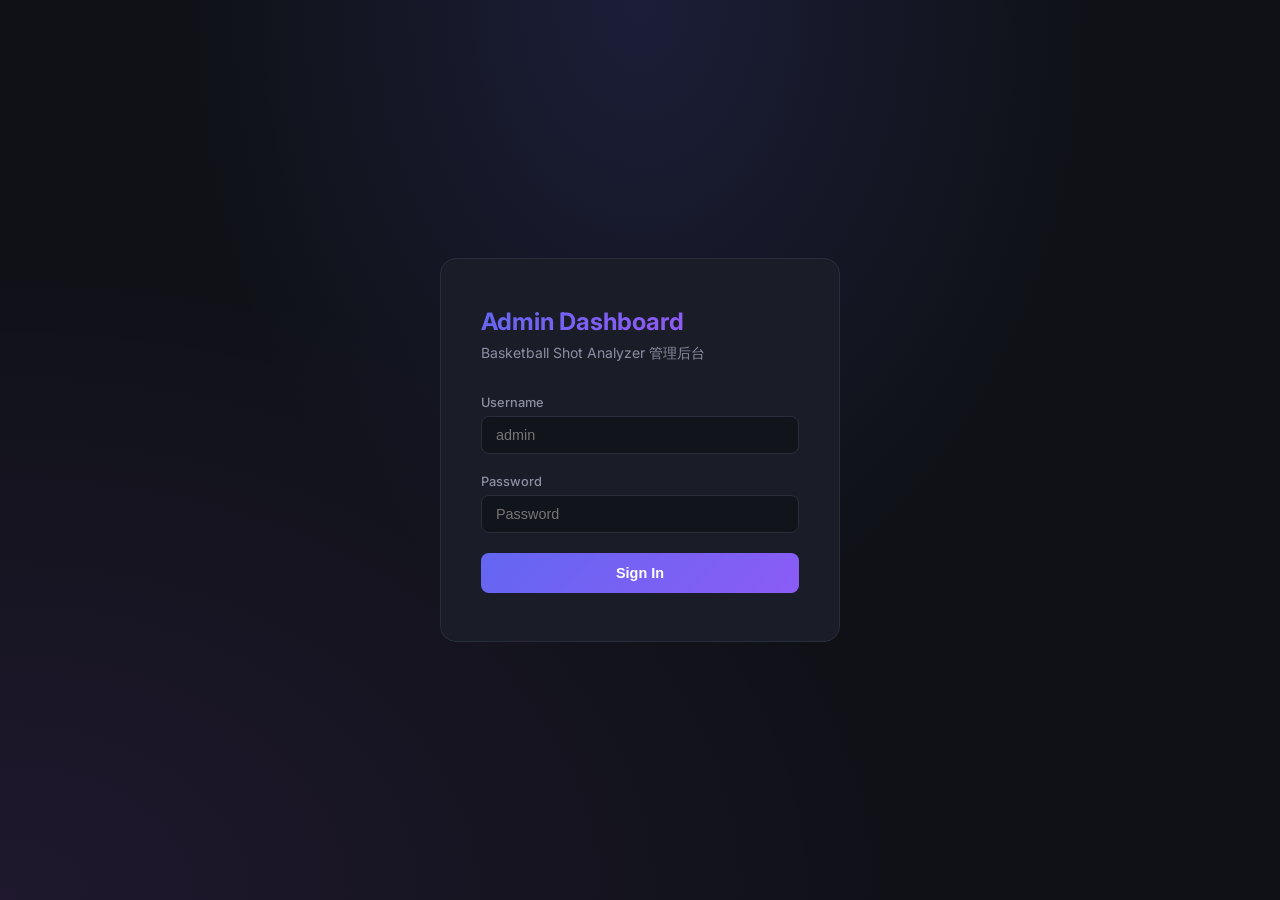
<file: templates/admin.html>
<!DOCTYPE html>
<html lang="zh-CN">
<head>
    <meta charset="UTF-8">
    <meta name="viewport" content="width=device-width, initial-scale=1.0">
    <title>Admin Dashboard - Shot Analyzer</title>
    <link rel="preconnect" href="https://fonts.googleapis.com">
    <link rel="preconnect" href="https://fonts.gstatic.com" crossorigin>
    <link href="https://fonts.googleapis.com/css2?family=Inter:wght@400;500;600;700;800&display=swap" rel="stylesheet">
    <style>
        * { margin: 0; padding: 0; box-sizing: border-box; }
        html { overflow-x: hidden; min-height: 100%; }
        body {
            font-family: 'Inter', -apple-system, BlinkMacSystemFont, sans-serif;
            background: #0f1117;
            color: #e1e4ea;
            min-height: 100vh;
        }

        /* ===== Login Page ===== */
        .login-page {
            display: flex;
            align-items: center;
            justify-content: center;
            min-height: 100vh;
            background: #0f1117;
            background-image:
                radial-gradient(at 50% 0%, rgba(99, 102, 241, 0.15) 0px, transparent 50%),
                radial-gradient(at 0% 100%, rgba(168, 85, 247, 0.1) 0px, transparent 50%);
        }
        .login-box {
            background: #1a1d27;
            border: 1px solid #2a2d3a;
            border-radius: 16px;
            padding: 48px 40px;
            width: 400px;
            max-width: 90vw;
        }
        .login-box h1 {
            font-size: 1.5rem;
            font-weight: 700;
            margin-bottom: 8px;
            background: linear-gradient(135deg, #6366f1, #a855f7);
            -webkit-background-clip: text;
            -webkit-text-fill-color: transparent;
        }
        .login-box p { color: #8b8fa3; font-size: 0.875rem; margin-bottom: 32px; }
        .login-box label { display: block; font-size: 0.8rem; font-weight: 500; color: #8b8fa3; margin-bottom: 6px; }
        .login-box input {
            width: 100%;
            padding: 10px 14px;
            background: #12141c;
            border: 1px solid #2a2d3a;
            border-radius: 8px;
            color: #e1e4ea;
            font-size: 0.9rem;
            margin-bottom: 20px;
            outline: none;
            transition: border-color 0.2s;
        }
        .login-box input:focus { border-color: #6366f1; }
        .login-error { color: #ef4444; font-size: 0.8rem; margin-bottom: 16px; display: none; }
        .btn-login {
            width: 100%;
            padding: 12px;
            background: linear-gradient(135deg, #6366f1, #8b5cf6);
            color: #fff;
            border: none;
            border-radius: 8px;
            font-size: 0.9rem;
            font-weight: 600;
            cursor: pointer;
            transition: opacity 0.2s;
        }
        .btn-login:hover { opacity: 0.9; }
        .btn-login:disabled { opacity: 0.5; cursor: not-allowed; }

        /* ===== Admin Layout ===== */
        .admin-layout { display: none; min-height: 100vh; }
        .admin-layout.active { display: flex; }

        /* Sidebar */
        .sidebar {
            width: 240px;
            background: #14161e;
            border-right: 1px solid #1e2030;
            padding: 24px 0;
            position: fixed;
            top: 0;
            left: 0;
            height: 100vh;
            overflow-y: auto;
            z-index: 100;
        }
        .sidebar-brand {
            padding: 0 24px 24px;
            border-bottom: 1px solid #1e2030;
            margin-bottom: 16px;
        }
        .sidebar-brand h2 {
            font-size: 1.1rem;
            font-weight: 700;
            background: linear-gradient(135deg, #6366f1, #a855f7);
            -webkit-background-clip: text;
            -webkit-text-fill-color: transparent;
        }
        .sidebar-brand span { font-size: 0.75rem; color: #5a5e72; }
        .nav-item {
            display: flex;
            align-items: center;
            gap: 10px;
            padding: 10px 24px;
            color: #8b8fa3;
            font-size: 0.85rem;
            font-weight: 500;
            cursor: pointer;
            transition: all 0.15s;
            border-left: 3px solid transparent;
        }
        .nav-item:hover { color: #c4c7d4; background: #1a1d27; }
        .nav-item.active {
            color: #e1e4ea;
            background: #1a1d27;
            border-left-color: #6366f1;
        }
        .nav-item svg { width: 18px; height: 18px; flex-shrink: 0; }
        .sidebar-footer {
            position: absolute;
            bottom: 0;
            left: 0;
            right: 0;
            padding: 16px 24px;
            border-top: 1px solid #1e2030;
        }
        .btn-logout {
            display: flex;
            align-items: center;
            gap: 8px;
            color: #8b8fa3;
            font-size: 0.8rem;
            cursor: pointer;
            background: none;
            border: none;
            padding: 0;
        }
        .btn-logout:hover { color: #ef4444; }

        /* Main Content */
        .main-content {
            margin-left: 240px;
            flex: 1;
            padding: 32px;
            min-height: 100vh;
        }
        .page-header { margin-bottom: 28px; }
        .page-header h1 { font-size: 1.4rem; font-weight: 700; }
        .page-header p { color: #5a5e72; font-size: 0.85rem; margin-top: 4px; }

        /* Cards */
        .stats-grid {
            display: grid;
            grid-template-columns: repeat(auto-fill, minmax(220px, 1fr));
            gap: 16px;
            margin-bottom: 32px;
        }
        .stat-card {
            background: #1a1d27;
            border: 1px solid #2a2d3a;
            border-radius: 12px;
            padding: 20px;
        }
        .stat-card .label { font-size: 0.75rem; color: #5a5e72; font-weight: 500; text-transform: uppercase; letter-spacing: 0.5px; }
        .stat-card .value { font-size: 1.8rem; font-weight: 700; margin-top: 8px; }
        .stat-card .sub { font-size: 0.75rem; color: #5a5e72; margin-top: 4px; }
        .stat-card.accent-indigo .value { color: #818cf8; }
        .stat-card.accent-green .value { color: #34d399; }
        .stat-card.accent-amber .value { color: #fbbf24; }
        .stat-card.accent-rose .value { color: #fb7185; }
        .stat-card.accent-gray .value { color: #9ca3af; }

        /* Table */
        .data-table-wrap {
            background: #1a1d27;
            border: 1px solid #2a2d3a;
            border-radius: 12px;
            overflow: hidden;
        }
        .table-toolbar {
            display: flex;
            align-items: center;
            justify-content: space-between;
            padding: 16px 20px;
            border-bottom: 1px solid #2a2d3a;
            gap: 12px;
            flex-wrap: wrap;
        }
        .table-toolbar h3 { font-size: 0.9rem; font-weight: 600; }
        .table-toolbar .filters { display: flex; gap: 8px; align-items: center; flex-wrap: wrap; }
        .filter-select, .filter-input {
            padding: 6px 10px;
            background: #12141c;
            border: 1px solid #2a2d3a;
            border-radius: 6px;
            color: #e1e4ea;
            font-size: 0.8rem;
            outline: none;
        }
        .filter-select:focus, .filter-input:focus { border-color: #6366f1; }
        .filter-input { width: 180px; }
        table { width: 100%; border-collapse: collapse; }
        th {
            text-align: left;
            padding: 12px 16px;
            font-size: 0.7rem;
            font-weight: 600;
            color: #5a5e72;
            text-transform: uppercase;
            letter-spacing: 0.5px;
            border-bottom: 1px solid #2a2d3a;
            background: #14161e;
        }
        td {
            padding: 12px 16px;
            font-size: 0.82rem;
            border-bottom: 1px solid #1e2030;
            max-width: 200px;
            overflow: hidden;
            text-overflow: ellipsis;
            white-space: nowrap;
        }
        tr:hover td { background: #1e2030; }

        /* Status badges */
        .badge {
            display: inline-block;
            padding: 2px 8px;
            border-radius: 4px;
            font-size: 0.7rem;
            font-weight: 600;
        }
        .badge-green { background: rgba(52, 211, 153, 0.15); color: #34d399; }
        .badge-red { background: rgba(251, 113, 133, 0.15); color: #fb7185; }
        .badge-yellow { background: rgba(251, 191, 36, 0.15); color: #fbbf24; }
        .badge-blue { background: rgba(129, 140, 248, 0.15); color: #818cf8; }
        .badge-gray { background: rgba(107, 114, 128, 0.15); color: #9ca3af; }

        /* Buttons */
        .btn-sm {
            padding: 5px 12px;
            border-radius: 6px;
            font-size: 0.75rem;
            font-weight: 500;
            cursor: pointer;
            border: 1px solid #2a2d3a;
            background: #1e2030;
            color: #c4c7d4;
            transition: all 0.15s;
        }
        .btn-sm:hover { border-color: #6366f1; color: #e1e4ea; }
        .btn-sm.primary { background: #6366f1; border-color: #6366f1; color: #fff; }
        .btn-sm.primary:hover { opacity: 0.9; }
        .btn-sm.danger { border-color: #ef4444; color: #ef4444; }
        .btn-sm.danger:hover { background: rgba(239, 68, 68, 0.1); }

        /* Modal */
        .modal-overlay {
            display: none;
            position: fixed;
            inset: 0;
            background: rgba(0,0,0,0.6);
            z-index: 200;
            align-items: center;
            justify-content: center;
        }
        .modal-overlay.active { display: flex; }
        .modal {
            background: #1a1d27;
            border: 1px solid #2a2d3a;
            border-radius: 12px;
            padding: 28px;
            width: 420px;
            max-width: 90vw;
        }
        .modal h3 { font-size: 1rem; font-weight: 600; margin-bottom: 20px; }
        .modal label { display: block; font-size: 0.8rem; color: #8b8fa3; margin-bottom: 6px; font-weight: 500; }
        .modal input, .modal select {
            width: 100%;
            padding: 8px 12px;
            background: #12141c;
            border: 1px solid #2a2d3a;
            border-radius: 6px;
            color: #e1e4ea;
            font-size: 0.85rem;
            margin-bottom: 16px;
            outline: none;
        }
        .modal input:focus, .modal select:focus { border-color: #6366f1; }
        .modal-actions { display: flex; gap: 8px; justify-content: flex-end; margin-top: 8px; }

        /* Page sections */
        .page-section { display: none; }
        .page-section.active { display: block; }

        /* Empty state */
        .empty-state { text-align: center; padding: 60px 20px; color: #5a5e72; }
        .empty-state svg { width: 48px; height: 48px; margin-bottom: 16px; opacity: 0.3; }
        .empty-state p { font-size: 0.85rem; }

        /* Pagination */
        .pagination {
            display: flex;
            align-items: center;
            justify-content: space-between;
            padding: 12px 20px;
            border-top: 1px solid #2a2d3a;
            font-size: 0.8rem;
            color: #5a5e72;
        }
        .pagination .page-btns { display: flex; gap: 4px; }
        .pagination .page-btn {
            padding: 4px 10px;
            border-radius: 4px;
            background: #1e2030;
            border: 1px solid #2a2d3a;
            color: #8b8fa3;
            cursor: pointer;
            font-size: 0.75rem;
        }
        .pagination .page-btn:hover { border-color: #6366f1; color: #e1e4ea; }
        .pagination .page-btn:disabled { opacity: 0.3; cursor: not-allowed; }

        /* Toast */
        .toast {
            position: fixed;
            top: 20px;
            right: 20px;
            padding: 12px 20px;
            border-radius: 8px;
            font-size: 0.82rem;
            font-weight: 500;
            z-index: 300;
            transform: translateX(120%);
            transition: transform 0.3s;
        }
        .toast.show { transform: translateX(0); }
        .toast.success { background: #065f46; color: #34d399; border: 1px solid #34d399; }
        .toast.error { background: #7f1d1d; color: #fb7185; border: 1px solid #fb7185; }

        /* DB unavailable banner */
        .db-banner {
            display: none;
            background: rgba(251, 191, 36, 0.1);
            border: 1px solid rgba(251, 191, 36, 0.3);
            border-radius: 8px;
            padding: 12px 16px;
            margin-bottom: 20px;
            font-size: 0.82rem;
            color: #fbbf24;
        }
        .db-banner.show { display: block; }

        /* Funnel */
        .funnel-container { margin-bottom: 32px; }
        .funnel-step {
            display: flex;
            align-items: center;
            gap: 16px;
            margin-bottom: 4px;
        }
        .funnel-bar-wrap {
            flex: 1;
            position: relative;
            height: 44px;
        }
        .funnel-bar {
            height: 100%;
            border-radius: 6px;
            display: flex;
            align-items: center;
            padding: 0 16px;
            font-size: 0.82rem;
            font-weight: 600;
            color: #fff;
            min-width: 60px;
            transition: width 0.4s ease;
        }
        .funnel-bar.step-page_view { background: #6366f1; }
        .funnel-bar.step-register_attempt { background: #8b5cf6; }
        .funnel-bar.step-register_success { background: #a855f7; }
        .funnel-bar.step-login_success { background: #3b82f6; }
        .funnel-bar.step-analysis_started { background: #06b6d4; }
        .funnel-bar.step-payment_attempt { background: #f59e0b; }
        .funnel-bar.step-payment_success { background: #10b981; }
        .funnel-label {
            width: 140px;
            flex-shrink: 0;
            text-align: right;
            font-size: 0.78rem;
            color: #8b8fa3;
            font-weight: 500;
        }
        .funnel-count {
            width: 60px;
            flex-shrink: 0;
            text-align: right;
            font-size: 0.9rem;
            font-weight: 700;
            color: #e1e4ea;
        }
        .funnel-conversion {
            width: 70px;
            flex-shrink: 0;
            text-align: right;
            font-size: 0.75rem;
            color: #5a5e72;
        }
        .funnel-conversion .rate { color: #fbbf24; font-weight: 600; }
        .funnel-total {
            margin-top: 12px;
            padding: 12px 16px;
            background: #1a1d27;
            border: 1px solid #2a2d3a;
            border-radius: 8px;
            font-size: 0.82rem;
            color: #8b8fa3;
        }
        .funnel-total strong { color: #34d399; font-size: 1rem; }

        /* IP behavior chain */
        .ip-chain {
            background: #1a1d27;
            border: 1px solid #2a2d3a;
            border-radius: 12px;
            padding: 20px;
        }
        .ip-chain-header {
            display: flex;
            align-items: center;
            justify-content: space-between;
            margin-bottom: 16px;
        }
        .ip-chain-header h3 { font-size: 0.9rem; font-weight: 600; }
        .ip-chain-header .ip-label { color: #818cf8; font-family: monospace; font-size: 0.85rem; }
        .chain-event {
            display: flex;
            align-items: flex-start;
            gap: 12px;
            padding: 8px 0;
            position: relative;
        }
        .chain-event:not(:last-child)::before {
            content: '';
            position: absolute;
            left: 11px;
            top: 28px;
            bottom: -8px;
            width: 2px;
            background: #2a2d3a;
        }
        .chain-dot {
            width: 24px;
            height: 24px;
            border-radius: 50%;
            display: flex;
            align-items: center;
            justify-content: center;
            font-size: 0.6rem;
            flex-shrink: 0;
            margin-top: 2px;
        }
        .chain-dot.dot-page_view { background: rgba(99, 102, 241, 0.2); color: #818cf8; }
        .chain-dot.dot-register_attempt { background: rgba(139, 92, 246, 0.2); color: #a78bfa; }
        .chain-dot.dot-register_success { background: rgba(168, 85, 247, 0.2); color: #c084fc; }
        .chain-dot.dot-register_failed { background: rgba(239, 68, 68, 0.2); color: #f87171; }
        .chain-dot.dot-login_attempt { background: rgba(59, 130, 246, 0.2); color: #60a5fa; }
        .chain-dot.dot-login_success { background: rgba(59, 130, 246, 0.2); color: #60a5fa; }
        .chain-dot.dot-login_failed { background: rgba(239, 68, 68, 0.2); color: #f87171; }
        .chain-dot.dot-analysis_started { background: rgba(6, 182, 212, 0.2); color: #22d3ee; }
        .chain-dot.dot-analysis_completed { background: rgba(16, 185, 129, 0.2); color: #34d399; }
        .chain-dot.dot-payment_attempt { background: rgba(245, 158, 11, 0.2); color: #fbbf24; }
        .chain-dot.dot-payment_success { background: rgba(16, 185, 129, 0.2); color: #34d399; }
        .chain-dot.dot-payment_failed { background: rgba(239, 68, 68, 0.2); color: #f87171; }
        .chain-dot.dot-button_click { background: rgba(107, 114, 128, 0.2); color: #9ca3af; }
        .chain-dot.dot-other { background: rgba(107, 114, 128, 0.2); color: #9ca3af; }
        .chain-info { flex: 1; }
        .chain-action { font-size: 0.82rem; font-weight: 600; color: #e1e4ea; }
        .chain-details { font-size: 0.75rem; color: #5a5e72; margin-top: 2px; }
        .chain-time { font-size: 0.72rem; color: #5a5e72; flex-shrink: 0; margin-top: 3px; }

        /* Responsive */
        @media (max-width: 768px) {
            .sidebar { width: 60px; padding: 16px 0; }
            .sidebar-brand h2, .sidebar-brand span, .nav-item span, .sidebar-footer .btn-logout span { display: none; }
            .nav-item { padding: 12px 0; justify-content: center; border-left: none; border-right: 3px solid transparent; }
            .nav-item.active { border-right-color: #6366f1; border-left-color: transparent; }
            .main-content { margin-left: 60px; padding: 20px; }
            .stats-grid { grid-template-columns: repeat(2, 1fr); }
        }
        body[data-engine-admin] #loginPage { display: none; }
    </style>
</head>
<body>

<!-- Toast -->
<div id="toast" class="toast"></div>

<!-- Login Page -->
<div id="loginPage" class="login-page">
    <div class="login-box">
        <h1>Admin Dashboard</h1>
        <p>Basketball Shot Analyzer 管理后台</p>
        <label>Username</label>
        <input type="text" id="loginUsername" placeholder="admin" autocomplete="username">
        <label>Password</label>
        <input type="password" id="loginPassword" placeholder="Password" autocomplete="current-password">
        <div id="loginError" class="login-error"></div>
        <button id="btnLogin" class="btn-login" onclick="handleLogin()">Sign In</button>
    </div>
</div>

<!-- Admin Layout -->
<div id="adminLayout" class="admin-layout">
    <!-- Sidebar -->
    <nav class="sidebar">
        <div class="sidebar-brand">
            <h2>Shot Admin</h2>
            <span>Management Console</span>
        </div>
        <div class="nav-item" data-page="operations" onclick="switchPage('operations')"><span>运营与分析质量</span></div>
        <div class="nav-item active" data-page="dashboard" onclick="switchPage('dashboard')">
            <svg fill="none" stroke="currentColor" viewBox="0 0 24 24"><path stroke-linecap="round" stroke-linejoin="round" stroke-width="2" d="M4 6a2 2 0 012-2h2a2 2 0 012 2v2a2 2 0 01-2 2H6a2 2 0 01-2-2V6zm10 0a2 2 0 012-2h2a2 2 0 012 2v2a2 2 0 01-2 2h-2a2 2 0 01-2-2V6zM4 16a2 2 0 012-2h2a2 2 0 012 2v2a2 2 0 01-2 2H6a2 2 0 01-2-2v-2zm10 0a2 2 0 012-2h2a2 2 0 012 2v2a2 2 0 01-2 2h-2a2 2 0 01-2-2v-2z"/></svg>
            <span>Legacy account overview</span>
        </div>
        <div class="nav-item" data-page="users" onclick="switchPage('users')">
            <svg fill="none" stroke="currentColor" viewBox="0 0 24 24"><path stroke-linecap="round" stroke-linejoin="round" stroke-width="2" d="M12 4.354a4 4 0 110 5.292M15 21H3v-1a6 6 0 0112 0v1zm0 0h6v-1a6 6 0 00-9-5.197m13.5-9a2.5 2.5 0 11-5 0 2.5 2.5 0 015 0z"/></svg>
            <span>Users</span>
        </div>
        <div class="nav-item" data-page="analyses" onclick="switchPage('analyses')">
            <svg fill="none" stroke="currentColor" viewBox="0 0 24 24"><path stroke-linecap="round" stroke-linejoin="round" stroke-width="2" d="M9 5H7a2 2 0 00-2 2v12a2 2 0 002 2h10a2 2 0 002-2V7a2 2 0 00-2-2h-2M9 5a2 2 0 002 2h2a2 2 0 002-2M9 5a2 2 0 012-2h2a2 2 0 012 2"/></svg>
            <span>Analyses</span>
        </div>
        <div class="nav-item" data-page="payments" onclick="switchPage('payments')">
            <svg fill="none" stroke="currentColor" viewBox="0 0 24 24"><path stroke-linecap="round" stroke-linejoin="round" stroke-width="2" d="M3 10h18M7 15h1m4 0h1m-7 4h12a3 3 0 003-3V8a3 3 0 00-3-3H6a3 3 0 00-3 3v8a3 3 0 003 3z"/></svg>
            <span>Payments</span>
        </div>
        <div class="nav-item" data-page="subscriptions" onclick="switchPage('subscriptions')">
            <svg fill="none" stroke="currentColor" viewBox="0 0 24 24"><path stroke-linecap="round" stroke-linejoin="round" stroke-width="2" d="M3 10h18M7 15h1m4 0h1m-7 4h12a3 3 0 003-3V8a3 3 0 00-3-3H6a3 3 0 00-3 3v8a3 3 0 003 3z"/></svg>
            <span>Subscriptions</span>
        </div>
        <div class="nav-item" data-page="audit" onclick="switchPage('audit')">
            <svg fill="none" stroke="currentColor" viewBox="0 0 24 24"><path stroke-linecap="round" stroke-linejoin="round" stroke-width="2" d="M9 12h6m-6 4h6m2 5H7a2 2 0 01-2-2V5a2 2 0 012-2h5.586a1 1 0 01.707.293l5.414 5.414a1 1 0 01.293.707V19a2 2 0 01-2 2z"/></svg>
            <span>Audit Logs</span>
        </div>
        <div class="nav-item" data-page="behavior" onclick="switchPage('behavior')">
            <svg fill="none" stroke="currentColor" viewBox="0 0 24 24"><path stroke-linecap="round" stroke-linejoin="round" stroke-width="2" d="M13 7h8m0 0v8m0-8l-8 8-4-4-6 6"/></svg>
            <span>用户行为</span>
        </div>
        <div class="sidebar-footer">
            <button class="btn-logout" onclick="handleLogout()">
                <svg fill="none" stroke="currentColor" viewBox="0 0 24 24" width="16" height="16"><path stroke-linecap="round" stroke-linejoin="round" stroke-width="2" d="M17 16l4-4m0 0l-4-4m4 4H7m6 4v1a3 3 0 01-3 3H6a3 3 0 01-3-3V7a3 3 0 013-3h4a3 3 0 013 3v1"/></svg>
                <span>Logout</span>
            </button>
        </div>
    </nav>

    <!-- Main Content -->
    <div class="main-content">
        <section id="page-operations" class="page-section">
          <h1>运营与分析质量</h1>
          <p>覆盖本机持久卷上的匿名与账户分析。历史云端记录请查看 Legacy account overview。</p>
          <select id="opsDays" class="filter-select" onchange="loadOperations()"><option value="7">最近 7 天</option><option value="30">最近 30 天</option><option value="90">最近 90 天</option></select>
          <button class="btn-sm" onclick="loadOperations()">刷新</button>
          <div style="margin-top:16px"><label>用户 ID <input id="opsUserSearch" placeholder="输入用户 ID 查看完整记录"></label><button class="btn-sm" onclick="openUserDetail(document.getElementById('opsUserSearch').value.trim())">查看用户</button></div>
          <div id="opsContent" style="margin-top:24px"></div>
        </section>


        <!-- DB Unavailable Banner -->
        <div id="dbBanner" class="db-banner">
            Database (Supabase) is not available. User data, analysis records, and payment info cannot be loaded. Please check your Supabase configuration.
        </div>

        <!-- Dashboard -->
        <div id="page-dashboard" class="page-section active">
            <div class="page-header">
                <h1>Dashboard</h1>
                <p>System overview and key metrics</p>
            </div>
            <div class="stats-grid" id="dashboardStats"></div>
            <h3 style="font-size: 0.9rem; font-weight: 600; margin-bottom: 12px; margin-top: 8px;">User Breakdown</h3>
            <div class="stats-grid" id="userBreakdownStats"></div>
            <div class="data-table-wrap">
                <div class="table-toolbar">
                    <h3>Recent Activity</h3>
                </div>
                <table>
                    <thead><tr><th>Action</th><th>User</th><th>Resource</th><th>Time</th></tr></thead>
                    <tbody id="recentActivity"></tbody>
                </table>
            </div>
        </div>

        <!-- Users -->
        <div id="page-users" class="page-section">
            <div class="page-header">
                <h1>User Management</h1>
                <p>View and manage users, subscriptions, and credits</p>
            </div>
            <div class="data-table-wrap">
                <div class="table-toolbar">
                    <h3>Users</h3>
                    <div class="filters">
                        <select class="filter-select" id="userSubscriptionFilter" onchange="loadUsers()">
                            <option value="">All Plans</option>
                            <option value="free">Free</option>
                            <option value="paid">Paid (Active)</option>
                            <option value="expired">Expired</option>
                        </select>
                        <input type="text" class="filter-input" id="userSearch" placeholder="Search by user ID..." onkeydown="if(event.key==='Enter')loadUsers()">
                        <button class="btn-sm primary" onclick="loadUsers()">Search</button>
                    </div>
                </div>
                <table>
                    <thead><tr><th>Email</th><th>Subscription</th><th>Credits</th><th>Analyses</th><th>Registered</th><th>Last Activity</th><th>Actions</th></tr></thead>
                    <tbody id="usersTable"></tbody>
                </table>
                <div class="pagination" id="usersPagination"></div>
            </div>
        </div>

        <!-- Analyses -->
        <div id="page-analyses" class="page-section">
            <div class="page-header">
                <h1>Analysis Records</h1>
                <p>All video analysis tasks</p>
            </div>
            <div class="data-table-wrap">
                <div class="table-toolbar">
                    <h3>Analyses</h3>
                    <div class="filters">
                        <select class="filter-select" id="analysisStatusFilter" onchange="loadAnalyses()">
                            <option value="">All Status</option>
                            <option value="pending">Pending</option>
                            <option value="processing">Processing</option>
                            <option value="completed">Completed</option>
                            <option value="failed">Failed</option>
                        </select>
                        <input type="text" class="filter-input" id="analysisUserFilter" placeholder="User ID..." onkeydown="if(event.key==='Enter')loadAnalyses()">
                        <button class="btn-sm primary" onclick="loadAnalyses()">Filter</button>
                    </div>
                </div>
                <table>
                    <thead><tr><th>ID</th><th>User</th><th>File</th><th>Status</th><th>Hand</th><th>Created</th></tr></thead>
                    <tbody id="analysesTable"></tbody>
                </table>
                <div class="pagination" id="analysesPagination"></div>
            </div>
        </div>

        <!-- Payments -->
        <div id="page-payments" class="page-section">
            <div class="page-header">
                <h1>Payment Records</h1>
                <p>Creem payment transactions</p>
            </div>
            <div class="data-table-wrap">
                <div class="table-toolbar">
                    <h3>Payments</h3>
                </div>
                <table>
                    <thead><tr><th>Checkout ID</th><th>User ID</th><th>Processed At</th></tr></thead>
                    <tbody id="paymentsTable"></tbody>
                </table>
                <div class="pagination" id="paymentsPagination"></div>
            </div>
        </div>

        <!-- Subscriptions -->
        <div id="page-subscriptions" class="page-section">
            <div class="page-header">
                <h1>Subscriptions</h1>
                <p>Active and past subscription records</p>
            </div>
            <div class="data-table-wrap">
                <div class="table-toolbar">
                    <h3>Subscriptions</h3>
                    <div class="filters">
                        <select class="filter-select" id="subStatusFilter" onchange="loadSubscriptions()">
                            <option value="">All Status</option>
                            <option value="active">Active</option>
                            <option value="scheduled_cancel">Scheduled Cancel</option>
                            <option value="expired">Expired</option>
                            <option value="canceled">Canceled</option>
                        </select>
                    </div>
                </div>
                <table>
                    <thead><tr><th>Email</th><th>Plan</th><th>Status</th><th>Period Start</th><th>Period End</th><th>Created</th></tr></thead>
                    <tbody id="subscriptionsTable"></tbody>
                </table>
                <div class="pagination" id="subscriptionsPagination"></div>
            </div>
        </div>

        <!-- Audit Logs -->
        <div id="page-audit" class="page-section">
            <div class="page-header">
                <h1>Audit Logs</h1>
                <p>System activity and operation logs</p>
            </div>
            <div class="data-table-wrap">
                <div class="table-toolbar">
                    <h3>Logs</h3>
                    <div class="filters">
                        <select class="filter-select" id="auditActionFilter" onchange="loadAuditLogs()">
                            <option value="">All Actions</option>
                            <optgroup label="Behavior Tracking">
                                <option value="page_view">Page View</option>
                                <option value="register_attempt">Register Attempt</option>
                                <option value="register_success">Register Success</option>
                                <option value="register_failed">Register Failed</option>
                                <option value="login_attempt">Login Attempt</option>
                                <option value="login_success">Login Success</option>
                                <option value="login_failed">Login Failed</option>
                                <option value="button_click">Button Click</option>
                            </optgroup>
                            <optgroup label="Analysis">
                                <option value="analysis_started">Analysis Started</option>
                                <option value="analysis_completed">Analysis Completed</option>
                                <option value="analysis_failed">Analysis Failed</option>
                            </optgroup>
                            <optgroup label="Payment">
                                <option value="payment_attempt">Payment Attempt</option>
                                <option value="payment_success">Payment Success</option>
                                <option value="payment_failed">Payment Failed</option>
                            </optgroup>
                            <optgroup label="Legacy">
                                <option value="login">Login (legacy)</option>
                                <option value="register">Register (legacy)</option>
                            </optgroup>
                        </select>
                        <select class="filter-select" id="auditDaysFilter" onchange="loadAuditLogs()">
                            <option value="7">Last 7 days</option>
                            <option value="14">Last 14 days</option>
                            <option value="30">Last 30 days</option>
                        </select>
                    </div>
                </div>
                <table>
                    <thead><tr><th>Action</th><th>User</th><th>Resource</th><th>Details</th><th>Time</th></tr></thead>
                    <tbody id="auditTable"></tbody>
                </table>
                <div class="pagination" id="auditPagination"></div>
            </div>
        </div>

        <!-- User Behavior -->
        <div id="page-behavior" class="page-section">
            <div class="page-header">
                <h1>用户行为</h1>
                <p id="behaviorIntro">用户行为漏斗与行为链路追踪：访问 → 注册 → 登录 → 分析 → 付费</p>
            </div>

            <!-- Funnel Overview -->
            <div class="funnel-container" id="funnelContainer">
                <div class="data-table-wrap" style="padding: 20px;">
                    <div style="display: flex; align-items: center; justify-content: space-between; margin-bottom: 20px;">
                        <h3 style="font-size: 0.9rem; font-weight: 600;">漏斗概览</h3>
                        <div class="filters">
                            <select class="filter-select" id="funnelDaysFilter" onchange="loadFunnelStats()">
                                <option value="7">Last 7 days</option>
                                <option value="14">Last 14 days</option>
                                <option value="30">Last 30 days</option>
                            </select>
                        </div>
                    </div>
                    <div id="funnelChart"></div>
                    <div id="funnelTotal" class="funnel-total" style="display:none;"></div>
                </div>
            </div>

            <!-- Recent Behavior Stream -->
            <div class="data-table-wrap" style="margin-bottom: 24px;">
                <div class="table-toolbar">
                    <h3>最近行为流</h3>
                    <div class="filters">
                        <select class="filter-select" id="behaviorActionFilter" onchange="loadBehaviorStream()">
                            <option value="">All Actions</option>
                            <option value="page_view">Page View</option>
                            <option value="register_attempt">Register Attempt</option>
                            <option value="register_success">Register Success</option>
                            <option value="register_failed">Register Failed</option>
                            <option value="login_attempt">Login Attempt</option>
                            <option value="login_success">Login Success</option>
                            <option value="login_failed">Login Failed</option>
                            <option value="analysis_started">Analysis Started</option>
                            <option value="analysis_completed">Analysis Completed</option>
                            <option value="payment_attempt">Payment Attempt</option>
                            <option value="payment_success">Payment Success</option>
                            <option value="payment_failed">Payment Failed</option>
                            <option value="button_click">Button Click</option>
                        </select>
                        <input type="text" class="filter-input" id="behaviorIpFilter" placeholder="Filter by IP..." onkeydown="if(event.key==='Enter')loadBehaviorStream()">
                        <select class="filter-select" id="behaviorDaysFilter" onchange="loadBehaviorStream()">
                            <option value="7">Last 7 days</option>
                            <option value="14">Last 14 days</option>
                            <option value="30">Last 30 days</option>
                        </select>
                    </div>
                </div>
                <table>
                    <thead><tr><th>Action</th><th>User</th><th>IP</th><th>Details</th><th>Time</th></tr></thead>
                    <tbody id="behaviorTable"></tbody>
                </table>
                <div class="pagination" id="behaviorPagination"></div>
            </div>

            <!-- IP Behavior Chain (shown when clicking an IP) -->
            <div id="ipChainSection" style="display: none;">
                <div class="ip-chain">
                    <div class="ip-chain-header">
                        <h3>IP 行为链</h3>
                        <span class="ip-label" id="ipChainLabel"></span>
                        <button class="btn-sm" onclick="closeIpChain()">Close</button>
                    </div>
                    <div id="ipChainEvents"></div>
                </div>
            </div>
        </div>
    </div>
</div>

<!-- Credits Adjustment Modal -->
<div id="creditsModal" class="modal-overlay">
    <div class="modal">
        <h3>Adjust Credits</h3>
        <label>User ID</label>
        <input type="text" id="modalUserId" readonly>
        <label>Current Credits</label>
        <input type="text" id="modalCurrentCredits" readonly>
        <label>Adjust Amount (positive = add, negative = deduct)</label>
        <input type="number" id="modalAmount" placeholder="e.g. 5 or -3">
        <label>Reason</label>
        <input type="text" id="modalReason" placeholder="Required: explain this adjustment" maxlength="500">
        <div class="modal-actions">
            <button class="btn-sm" onclick="closeCreditsModal()">Cancel</button>
            <button class="btn-sm primary" onclick="submitCreditsAdjust()">Confirm</button>
        </div>
    </div>
</div>

<script>
// ===== State =====
const engineAdmin = document.body.hasAttribute('data-engine-admin');
const passwordAdmin = document.body.hasAttribute('data-engine-password-admin');
const googleSiteAdmin = engineAdmin || passwordAdmin;
const adminSessionUrl = '/api/v1/admin/session';
let authToken = engineAdmin || passwordAdmin ? '' : (localStorage.getItem('admin_token') || '');
let currentPage = 'dashboard';
let paginationState = { users: 0, analyses: 0, payments: 0, audit: 0, subscriptions: 0, behavior: 0 };

// ===== Auth =====
async function handleLogin() {
    const username = document.getElementById('loginUsername').value.trim();
    const password = document.getElementById('loginPassword').value;
    const errorEl = document.getElementById('loginError');
    const btn = document.getElementById('btnLogin');

    if (!username || !password) {
        errorEl.textContent = 'Please enter username and password';
        errorEl.style.display = 'block';
        return;
    }

    btn.disabled = true;
    btn.textContent = 'Signing in...';
    errorEl.style.display = 'none';

    try {
        const res = await fetch(passwordAdmin ? adminSessionUrl : '/api/v1/auth/local-login', {
            method: 'POST',
            headers: { 'Content-Type': 'application/json' },
            body: JSON.stringify({ username, password })
        });
        const data = await res.json();

        if (res.ok && data.success && (passwordAdmin || data.token)) {
            if (!passwordAdmin) {
                authToken = data.token;
                localStorage.setItem('admin_token', authToken);
            }
            showAdmin();
        } else {
            errorEl.textContent = data.message || data.detail || 'Login failed';
            errorEl.style.display = 'block';
        }
    } catch (e) {
        errorEl.textContent = 'Network error';
        errorEl.style.display = 'block';
    }
    btn.disabled = false;
    btn.textContent = 'Sign In';
}

async function handleLogout() {
    if (engineAdmin) {
        const response = await fetch('/_auth/logout', { method: 'POST' }).catch(() => null);
        if (response?.ok) location.assign('/app');
        else alert('Could not sign out. Please try again.');
        return;
    }
    if (passwordAdmin) {
        const response = await fetch(adminSessionUrl, { method: 'DELETE' }).catch(() => null);
        if (!response?.ok) {
            alert('Could not sign out. Please try again.');
            return;
        }
        location.assign('/admin');
        return;
    }
    authToken = '';
    localStorage.removeItem('admin_token');
    document.getElementById('adminLayout').classList.remove('active');
    document.getElementById('loginPage').style.display = 'flex';
}

function showAdmin() {
    document.getElementById('loginPage').style.display = 'none';
    document.getElementById('adminLayout').classList.add('active');
    switchPage('operations');
}

// Auto-login if token exists
async function checkAuth() {
    if (engineAdmin) {
        showAdmin();
        return;
    }
    if (passwordAdmin) {
        const response = await fetch(adminSessionUrl).catch(() => null);
        if (response?.ok) showAdmin();
        return;
    }
    if (!authToken) return;
    try {
        const res = await fetch('/api/v1/auth/me', {
            headers: { 'Authorization': `Bearer ${authToken}` }
        });
        if (res.ok) {
            const user = await res.json();
            if (user.role === 'admin') {
                showAdmin();
                return;
            }
        }
    } catch (e) {}
    authToken = '';
    localStorage.removeItem('admin_token');
}

// ===== API Helper =====
async function apiFetch(path, options = {}) {
    const res = await fetch(`/api/v1/admin${path}`, {
        ...options,
        headers: {
            ...(!engineAdmin && !passwordAdmin && { 'Authorization': `Bearer ${authToken}` }),
            'Content-Type': 'application/json',
            ...options.headers
        }
    });
    if (res.status === 401 || res.status === 403) {
        if (engineAdmin || passwordAdmin) location.assign('/admin');
        else handleLogout();
        throw new Error('Unauthorized');
    }
    if (!res.ok) throw new Error('Request failed (' + res.status + ')');
    return res.json();
}

// ===== Navigation =====
function switchPage(page) {
    currentPage = page;
    document.querySelectorAll('.nav-item').forEach(el => {
        el.classList.toggle('active', el.dataset.page === page);
    });
    document.querySelectorAll('.page-section').forEach(el => {
        el.classList.toggle('active', el.id === `page-${page}`);
    });
    const loaders = {
        operations: loadOperations,
        dashboard: loadDashboard,
        users: loadUsers,
        analyses: loadAnalyses,
        payments: loadPayments,
        subscriptions: loadSubscriptions,
        audit: loadAuditLogs,
        behavior: loadBehaviorPage
    };
    if (loaders[page]) loaders[page]();
}

// ===== Dashboard =====
async function loadDashboard() {
    try {
        const stats = await apiFetch('/dashboard-stats');

        // Show/hide DB banner
        const banner = document.getElementById('dbBanner');
        if (stats.db_available === false) {
            banner.classList.add('show');
        } else {
            banner.classList.remove('show');
        }

        const grid = document.getElementById('dashboardStats');
        grid.innerHTML = `
            <div class="stat-card accent-indigo">
                <div class="label">Cloud Analyses (legacy)</div>
                <div class="value">${stats.total_analyses || 0}</div>
                <div class="sub">${stats.recent_analyses_7d || 0} in last 7 days</div>
            </div>
            <div class="stat-card accent-green">
                <div class="label">Completed</div>
                <div class="value">${stats.completed_analyses || 0}</div>
                <div class="sub">${stats.recent_analyses_30d || 0} in last 30 days</div>
            </div>
            <div class="stat-card accent-rose">
                <div class="label">Failed</div>
                <div class="value">${stats.failed_analyses || 0}</div>
            </div>
            <div class="stat-card accent-amber">
                <div class="label">Accounts with credits</div>
                <div class="value">${stats.total_users || 0}</div>
                <div class="sub">+${stats.new_users_7d || 0} this week, +${stats.new_users_30d || 0} this month</div>
            </div>
        `;

        // User breakdown section
        const breakdown = document.getElementById('userBreakdownStats');
        const convRate = stats.total_users > 0 ? ((stats.paid_users / stats.total_users) * 100).toFixed(1) : '0.0';
        breakdown.innerHTML = `
            <div class="stat-card accent-green">
                <div class="label">Paid Users</div>
                <div class="value">${stats.paid_users || 0}</div>
                <div class="sub">${convRate}% conversion rate</div>
            </div>
            <div class="stat-card accent-gray">
                <div class="label">Free Users</div>
                <div class="value">${stats.free_users || 0}</div>
            </div>
            <div class="stat-card accent-indigo">
                <div class="label">Monthly Subs</div>
                <div class="value">${stats.monthly_subscribers || 0}</div>
                <div class="sub">$4.99/mo Early Adopter</div>
            </div>
            <div class="stat-card accent-amber">
                <div class="label">Yearly Subs</div>
                <div class="value">${stats.yearly_subscribers || 0}</div>
                <div class="sub">$39.99/yr Early Adopter</div>
            </div>
            <div class="stat-card accent-rose">
                <div class="label">Expired</div>
                <div class="value">${stats.expired_subscribers || 0}</div>
                <div class="sub">Churned subscribers</div>
            </div>
            <div class="stat-card accent-indigo">
                <div class="label">Total Payments</div>
                <div class="value">${stats.total_payments || 0}</div>
            </div>
        `;
    } catch (e) {
        console.error('Dashboard stats failed:', e);
    }

    // Recent activity
    try {
        const data = await apiFetch('/audit-logs?limit=10&days=7');
        const tbody = document.getElementById('recentActivity');
        if (!data.logs || data.logs.length === 0) {
            tbody.innerHTML = '<tr><td colspan="4" class="empty-state">No recent activity</td></tr>';
            return;
        }
        tbody.innerHTML = data.logs.map(log => `
            <tr>
                <td><span class="badge ${actionBadgeClass(log.action)}">${escapeText(log.action)}</span></td>
                <td title="${escapeText(log.user_id || '')}">${truncate(log.user_email || log.user_id || '-', 24)}</td>
                <td>${escapeText(log.resource_type || '-')}</td>
                <td>${formatTime(log.created_at)}</td>
            </tr>
        `).join('');
    } catch (e) {
        console.error('Recent activity failed:', e);
    }
}

// ===== Users =====
async function loadUsers() {
    const search = document.getElementById('userSearch').value.trim();
    const subFilter = document.getElementById('userSubscriptionFilter').value;
    const offset = paginationState.users || 0;
    try {
        let path = `/users?limit=50&offset=${offset}`;
        if (search) path += `&search=${encodeURIComponent(search)}`;
        if (subFilter) path += `&subscription_filter=${subFilter}`;
        const data = await apiFetch(path);
        const tbody = document.getElementById('usersTable');
        if (!data.users || data.users.length === 0) {
            tbody.innerHTML = '<tr><td colspan="7" class="empty-state">No users found</td></tr>';
            return;
        }
        tbody.innerHTML = data.users.map(u => `
            <tr>
                <td title="${escapeText(u.user_id)}">${escapeText(u.email || truncate(u.user_id, 16))}</td>
                <td>${subscriptionBadge(u)}</td>
                <td><span class="badge ${escapeText(u.credits_remaining === 999 ? 'badge-blue' : u.credits_remaining > 0 ? 'badge-green' : 'badge-red')}">${escapeText(u.credits_remaining === 999 ? 'Unlimited' : u.credits_remaining)}</span></td>
                <td>${escapeText(u.completed_analyses)}/${escapeText(u.total_analyses)}</td>
                <td>${formatTime(u.created_at)}</td>
                <td>${formatTime(u.last_activity)}</td>
                <td><button class="btn-sm" data-user-detail="${escapeText(u.user_id)}">详情</button> <button class="btn-sm" data-credit-user="${escapeText(u.user_id)}" data-balance="${escapeText(u.credits_remaining)}">Credits</button></td>
            </tr>
        `).join('');
        renderPagination('usersPagination', 'users', data.total, 50, offset);
    } catch (e) {
        console.error('Load users failed:', e);
    }
}

function subscriptionBadge(u) {
    const display = u.subscription_display || 'free';
    const plan = u.subscription_plan;
    if (display === 'paid') {
        const label = plan === 'early_adopter_monthly' ? 'Pro Monthly' : plan === 'early_adopter_yearly' ? 'Pro Yearly' : 'Pro';
        return `<span class="badge badge-green">${label}</span>`;
    }
    if (display === 'expired') {
        return `<span class="badge badge-yellow">Expired</span>`;
    }
    return `<span class="badge badge-gray">Free</span>`;
}

// ===== Credits Modal =====
function openCreditsModal(userId, currentCredits) {
    document.getElementById('modalUserId').value = userId;
    document.getElementById('modalCurrentCredits').value = currentCredits === 999 ? 'Unlimited (Subscriber)' : currentCredits;
    document.getElementById('modalAmount').value = '';
    document.getElementById('modalReason').value = '';
    document.getElementById('creditsModal').classList.add('active');
}

function closeCreditsModal() {
    document.getElementById('creditsModal').classList.remove('active');
}

async function submitCreditsAdjust() {
    const userId = document.getElementById('modalUserId').value;
    const amount = parseInt(document.getElementById('modalAmount').value);
    const reason = document.getElementById('modalReason').value;

    if (!reason.trim()) { showToast("Please enter a reason", "error"); return; }
    if (!amount || amount === 0) {
        showToast('Please enter a non-zero amount', 'error');
        return;
    }

    try {
        const res = await apiFetch(`/users/${encodeURIComponent(userId)}/credits`, {
            method: 'PUT',
            body: JSON.stringify({ amount, reason })
        });
        if (res.success) {
            showToast(`Credits adjusted: ${res.credits_remaining} remaining`, 'success');
            closeCreditsModal();
            loadUsers();
        } else {
            showToast(res.detail || 'Adjustment failed', 'error');
        }
    } catch (e) {
        showToast('Request failed', 'error');
    }
}

// ===== Analyses =====
async function loadAnalyses() {
    const status = document.getElementById('analysisStatusFilter').value;
    const userId = document.getElementById('analysisUserFilter').value.trim();
    const offset = paginationState.analyses || 0;
    try {
        let path = `/analyses?limit=50&offset=${offset}`;
        if (status) path += `&status_filter=${status}`;
        if (userId) path += `&user_id=${encodeURIComponent(userId)}`;
        const data = await apiFetch(path);
        const tbody = document.getElementById('analysesTable');
        if (!data.analyses || data.analyses.length === 0) {
            tbody.innerHTML = '<tr><td colspan="6" class="empty-state">No analyses found</td></tr>';
            return;
        }
        tbody.innerHTML = data.analyses.map(a => `
            <tr>
                <td title="${escapeText(a.id)}">${truncate(a.id, 12)}</td>
                <td title="${escapeText(a.user_id || '')}">${truncate(a.user_id || '-', 16)}</td>
                <td title="${escapeText(a.video_filename || '')}">${truncate(a.video_filename || '-', 20)}</td>
                <td><span class="badge ${statusBadgeClass(a.status)}">${escapeText(a.status)}</span></td>
                <td>${escapeText(a.shooting_hand || '-')}</td>
                <td>${formatTime(a.created_at)}</td>
            </tr>
        `).join('');
        renderPagination('analysesPagination', 'analyses', data.count, 50, offset);
    } catch (e) {
        console.error('Load analyses failed:', e);
    }
}

// ===== Payments =====
async function loadPayments() {
    const offset = paginationState.payments || 0;
    try {
        const data = await apiFetch(`/payments?limit=50&offset=${offset}`);
        const tbody = document.getElementById('paymentsTable');
        if (!data.payments || data.payments.length === 0) {
            tbody.innerHTML = '<tr><td colspan="3" class="empty-state">No payment records</td></tr>';
            return;
        }
        tbody.innerHTML = data.payments.map(p => `
            <tr>
                <td title="${escapeText(p.checkout_id)}">${truncate(p.checkout_id, 24)}</td>
                <td title="${escapeText(p.user_id || '')}">${truncate(p.user_id || '-', 20)}</td>
                <td>${formatTime(p.processed_at)}</td>
            </tr>
        `).join('');
        renderPagination('paymentsPagination', 'payments', data.count, 50, offset);
    } catch (e) {
        console.error('Load payments failed:', e);
    }
}

// ===== Subscriptions =====
async function loadSubscriptions() {
    const statusFilter = document.getElementById('subStatusFilter').value;
    const offset = paginationState.subscriptions || 0;
    try {
        let path = `/subscriptions?limit=50&offset=${offset}`;
        if (statusFilter) path += `&status_filter=${statusFilter}`;
        const data = await apiFetch(path);
        const tbody = document.getElementById('subscriptionsTable');
        if (!data.subscriptions || data.subscriptions.length === 0) {
            tbody.innerHTML = '<tr><td colspan="6" class="empty-state">No subscriptions found</td></tr>';
            return;
        }
        tbody.innerHTML = data.subscriptions.map(s => `
            <tr>
                <td title="${escapeText(s.user_id || '')}">${escapeText(s.email || truncate(s.user_id || '-', 20))}</td>
                <td>${planLabel(s.plan)}</td>
                <td><span class="badge ${subStatusBadgeClass(s.status)}">${escapeText(s.status)}</span></td>
                <td>${formatTime(s.current_period_start)}</td>
                <td>${formatTime(s.current_period_end)}</td>
                <td>${formatTime(s.created_at)}</td>
            </tr>
        `).join('');
        renderPagination('subscriptionsPagination', 'subscriptions', data.count, 50, offset);
    } catch (e) {
        console.error('Load subscriptions failed:', e);
    }
}

function planLabel(plan) {
    const map = {
        'early_adopter_monthly': 'Pro Monthly ($4.99)',
        'early_adopter_yearly': 'Pro Yearly ($39.99)',
        'regular': 'Regular',
        'free': 'Free'
    };
    return escapeText(map[plan] || plan || '-');
}

function subStatusBadgeClass(status) {
    const map = { active: 'badge-green', scheduled_cancel: 'badge-yellow', expired: 'badge-red', canceled: 'badge-gray' };
    return map[status] || 'badge-gray';
}

// ===== Audit Logs =====
async function loadAuditLogs() {
    const action = document.getElementById('auditActionFilter').value;
    const days = document.getElementById('auditDaysFilter').value;
    const offset = paginationState.audit || 0;
    try {
        let path = `/audit-logs?limit=100&offset=${offset}&days=${days}`;
        if (action) path += `&action=${action}`;
        const data = await apiFetch(path);
        const tbody = document.getElementById('auditTable');
        if (!data.logs || data.logs.length === 0) {
            tbody.innerHTML = '<tr><td colspan="5" class="empty-state">No logs found</td></tr>';
            return;
        }
        tbody.innerHTML = data.logs.map(log => `
            <tr>
                <td><span class="badge ${actionBadgeClass(log.action)}">${escapeText(log.action)}</span></td>
                <td title="${escapeText(log.user_id || '')}">${truncate(log.user_email || log.user_id || '-', 20)}</td>
                <td>${escapeText(log.resource_type || '-')}${escapeText(log.resource_id ? ' ' + truncate(log.resource_id, 8) : '')}</td>
                <td title="${escapeText(JSON.stringify(log.details || {}))}">${truncate(JSON.stringify(log.details || {}), 40)}</td>
                <td>${formatTime(log.created_at)}</td>
            </tr>
        `).join('');
        renderPagination('auditPagination', 'audit', data.count, 100, offset);
    } catch (e) {
        console.error('Load audit logs failed:', e);
    }
}

// ===== User Behavior Page =====
async function loadBehaviorPage() {
    if (googleSiteAdmin) {
        document.getElementById('behaviorIntro').textContent = '工具页访问、上传视频与分析结果的使用情况。';
        document.getElementById('behaviorIpFilter').hidden = true;
        const filter = document.getElementById('behaviorActionFilter');
        if (!filter.querySelector('option[value="visit"]')) {
            filter.replaceChildren(
                new Option('All Actions', ''), new Option('Visit', 'visit'),
                new Option('Video Selected', 'file_selected'), new Option('Analysis Started', 'analysis_started'),
                new Option('Analysis Completed', 'analysis_completed'), new Option('Analysis Failed', 'analysis_failed'),
                new Option('Result Viewed', 'result_viewed'), new Option('Comparison Viewed', 'comparison_viewed')
            );
        }
    }
    loadFunnelStats();
    loadBehaviorStream();
}

async function loadFunnelStats() {
    const days = document.getElementById('funnelDaysFilter').value;
    try {
        const data = await apiFetch(`/funnel-stats?days=${days}`);
        const chart = document.getElementById('funnelChart');
        const totalEl = document.getElementById('funnelTotal');

        if (!data.funnel || data.funnel.length === 0 || !data.db_available) {
            chart.innerHTML = '<div class="empty-state"><p>No funnel data available</p></div>';
            totalEl.style.display = 'none';
            return;
        }

        const maxCount = Math.max(...data.funnel.map(s => s.count), 1);
        chart.innerHTML = data.funnel.map(step => {
            const widthPct = Math.max((step.count / maxCount) * 100, 8);
            const convHtml = step.conversion_from_prev !== null
                ? `<span class="rate">${escapeText(step.conversion_from_prev)}%</span> from prev`
                : '<span style="color:#5a5e72">—</span>';
            return `
                <div class="funnel-step">
                    <div class="funnel-label">${escapeText(step.label)}</div>
                    <div class="funnel-bar-wrap">
                        <div class="funnel-bar step-${escapeText(step.key)}" style="width: ${widthPct}%">
                            ${escapeText(step.count > 0 ? step.count : '')}
                        </div>
                    </div>
                    <div class="funnel-count">${escapeText(step.count)}</div>
                    <div class="funnel-conversion">${convHtml}</div>
                </div>
            `;
        }).join('');

        if (data.total_conversion !== null) {
            totalEl.style.display = 'block';
            const label = googleSiteAdmin ? 'Visitor → Viewed result' : 'Trial conversion (Visitor → Saved to account)';
            totalEl.innerHTML = `${label}: <strong>${data.total_conversion}%</strong> &nbsp;|&nbsp; Unique visitors in period: ${data.total_logs}`;
        } else {
            totalEl.style.display = 'none';
        }
    } catch (e) {
        console.error('Funnel stats failed:', e);
    }
}

async function loadBehaviorStream() {
    const action = document.getElementById('behaviorActionFilter').value;
    const ip = document.getElementById('behaviorIpFilter').value.trim();
    const days = document.getElementById('behaviorDaysFilter').value;
    const offset = paginationState.behavior || 0;
    try {
        const endpoint = googleSiteAdmin ? 'behavior-stream' : 'audit-logs';
        let path = `/${endpoint}?limit=100&offset=${offset}&days=${days}`;
        if (action) path += `&action=${encodeURIComponent(action)}`;
        if (!googleSiteAdmin && ip) path += `&ip_address=${encodeURIComponent(ip)}`;
        const data = await apiFetch(path);
        const tbody = document.getElementById('behaviorTable');
        if (!data.logs || data.logs.length === 0) {
            tbody.innerHTML = '<tr><td colspan="5" class="empty-state">No behavior data found</td></tr>';
            return;
        }
        tbody.innerHTML = data.logs.map(log => `
            <tr>
                <td><span class="badge ${actionBadgeClass(log.action)}">${escapeText(log.action)}</span></td>
                <td title="${escapeText(log.user_id || '')}">${truncate(log.user_email || log.user_id || '-', 20)}</td>
                <td>
                    ${log.ip_address
                        ? `<a href="#" data-ip="${escapeText(log.ip_address)}" style="color: #818cf8; font-family: monospace; font-size: 0.78rem; text-decoration: none;" title="View behavior chain for this IP">${escapeText(log.ip_address)}</a>`
                        : '-'
                    }
                </td>
                <td title="${escapeText(JSON.stringify(log.details || {}))}">${truncate(JSON.stringify(log.details || {}), 40)}</td>
                <td>${formatTime(log.created_at)}</td>
            </tr>
        `).join('');
        renderPagination('behaviorPagination', 'behavior', data.count, 100, offset);
    } catch (e) {
        console.error('Behavior stream failed:', e);
        document.getElementById('behaviorTable').innerHTML =
            '<tr><td colspan="5" class="empty-state">Unable to load behavior data</td></tr>';
    }
}

async function openIpChain(ip) {
    const section = document.getElementById('ipChainSection');
    const label = document.getElementById('ipChainLabel');
    const events = document.getElementById('ipChainEvents');

    label.textContent = ip;
    events.innerHTML = '<div style="padding: 20px; color: #5a5e72; font-size: 0.82rem;">Loading...</div>';
    section.style.display = 'block';
    section.scrollIntoView({ behavior: 'smooth' });

    try {
        const data = await apiFetch(`/ip-behavior/${encodeURIComponent(ip)}?days=30`);
        if (!data.logs || data.logs.length === 0) {
            events.innerHTML = '<div style="padding: 20px; color: #5a5e72; font-size: 0.82rem;">No events found for this IP</div>';
            return;
        }

        events.innerHTML = data.logs.map(log => {
            const dotClass = `dot-${escapeText(log.action)}` in getDotClassMap() ? `dot-${escapeText(log.action)}` : 'dot-other';
            const details = log.details || {};
            const detailStr = Object.entries(details).map(([k, v]) => `${k}: ${v}`).join(', ');
            return `
                <div class="chain-event">
                    <div class="chain-dot ${dotClass}">●</div>
                    <div class="chain-info">
                        <div class="chain-action">${escapeText(log.action)}</div>
                        <div class="chain-details">
                            ${escapeText(log.user_email || log.user_id || 'anonymous')}
                            ${detailStr ? ' | ' + truncate(detailStr, 60) : ''}
                        </div>
                    </div>
                    <div class="chain-time">${formatTime(log.created_at)}</div>
                </div>
            `;
        }).join('');
    } catch (e) {
        events.innerHTML = '<div style="padding: 20px; color: #fb7185; font-size: 0.82rem;">Failed to load IP behavior</div>';
        console.error('IP behavior failed:', e);
    }
}

function getDotClassMap() {
    return {
        'page_view': 1, 'register_attempt': 1, 'register_success': 1, 'register_failed': 1,
        'login_attempt': 1, 'login_success': 1, 'login_failed': 1,
        'analysis_started': 1, 'analysis_completed': 1,
        'payment_attempt': 1, 'payment_success': 1, 'payment_failed': 1,
        'button_click': 1,
    };
}

function closeIpChain() {
    document.getElementById('ipChainSection').style.display = 'none';
}

document.addEventListener('click', event => {
    const account = event.target.closest('[data-user-detail]');
    if(account) openUserDetail(account.dataset.userDetail);
    const credit = event.target.closest('[data-credit-user]');
    if (credit) openCreditsModal(credit.dataset.creditUser, Number(credit.dataset.balance));
    const ip = event.target.closest('[data-ip]');
    if (ip) { event.preventDefault(); openIpChain(ip.dataset.ip); }
});
// ===== Helpers =====
function escapeText(value) { return String(value ?? '').replace(/[&<>"']/g, c => ({'&':'&amp;','<':'&lt;','>':'&gt;','"':'&quot;',"'":'&#39;'}[c])); }
function truncate(str, len) {
    if (!str) return '-';
    return escapeText(str.length > len ? str.substring(0, len) + '...' : str);
}

function formatTime(iso) {
    if (!iso) return '-';
    try {
        const d = new Date(iso);
        return d.toLocaleString('zh-CN', { month: '2-digit', day: '2-digit', hour: '2-digit', minute: '2-digit' });
    } catch { return iso; }
}

function statusBadgeClass(status) {
    const map = { completed: 'badge-green', failed: 'badge-red', processing: 'badge-blue', pending: 'badge-yellow' };
    return map[status] || 'badge-gray';
}

function actionBadgeClass(action) {
    if (!action) return 'badge-gray';
    if (action.includes('completed') || action.includes('success')) return 'badge-green';
    if (action.includes('failed')) return 'badge-red';
    if (action.includes('started') || action.includes('attempt')) return 'badge-blue';
    if (action.includes('login') || action.includes('register')) return 'badge-yellow';
    if (action.includes('page_view')) return 'badge-blue';
    if (action.includes('button_click')) return 'badge-gray';
    if (action.includes('payment')) return 'badge-amber';
    return 'badge-gray';
}

function renderPagination(containerId, key, total, pageSize, currentOffset) {
    const container = document.getElementById(containerId);
    const totalPages = Math.ceil(total / pageSize);
    const currentPageNum = Math.floor(currentOffset / pageSize) + 1;
    container.innerHTML = `
        <span>${total} records, page ${currentPageNum} of ${Math.max(totalPages, 1)}</span>
        <div class="page-btns">
            <button class="page-btn" ${currentOffset === 0 ? 'disabled' : ''} onclick="goPage('${key}', ${currentOffset - pageSize})">Prev</button>
            <button class="page-btn" ${currentOffset + pageSize >= total ? 'disabled' : ''} onclick="goPage('${key}', ${currentOffset + pageSize})">Next</button>
        </div>
    `;
}

function goPage(key, offset) {
    if (offset < 0) offset = 0;
    paginationState[key] = offset;
    const loaders = { users: loadUsers, analyses: loadAnalyses, payments: loadPayments, subscriptions: loadSubscriptions, audit: loadAuditLogs, behavior: loadBehaviorStream };
    if (loaders[key]) loaders[key]();
}

function showToast(msg, type = 'success') {
    const el = document.getElementById('toast');
    el.textContent = msg;
    el.className = `toast ${type} show`;
    setTimeout(() => el.classList.remove('show'), 3000);
}

// ===== Init =====
document.getElementById('loginPassword').addEventListener('keydown', e => {
    if (e.key === 'Enter') handleLogin();
});
checkAuth();
</script>
<script src="/static/admin-details.js?v=20261128-admin-session"></script>
<script src="/static/admin-operations.js"></script>
</body>
</html>
</file>
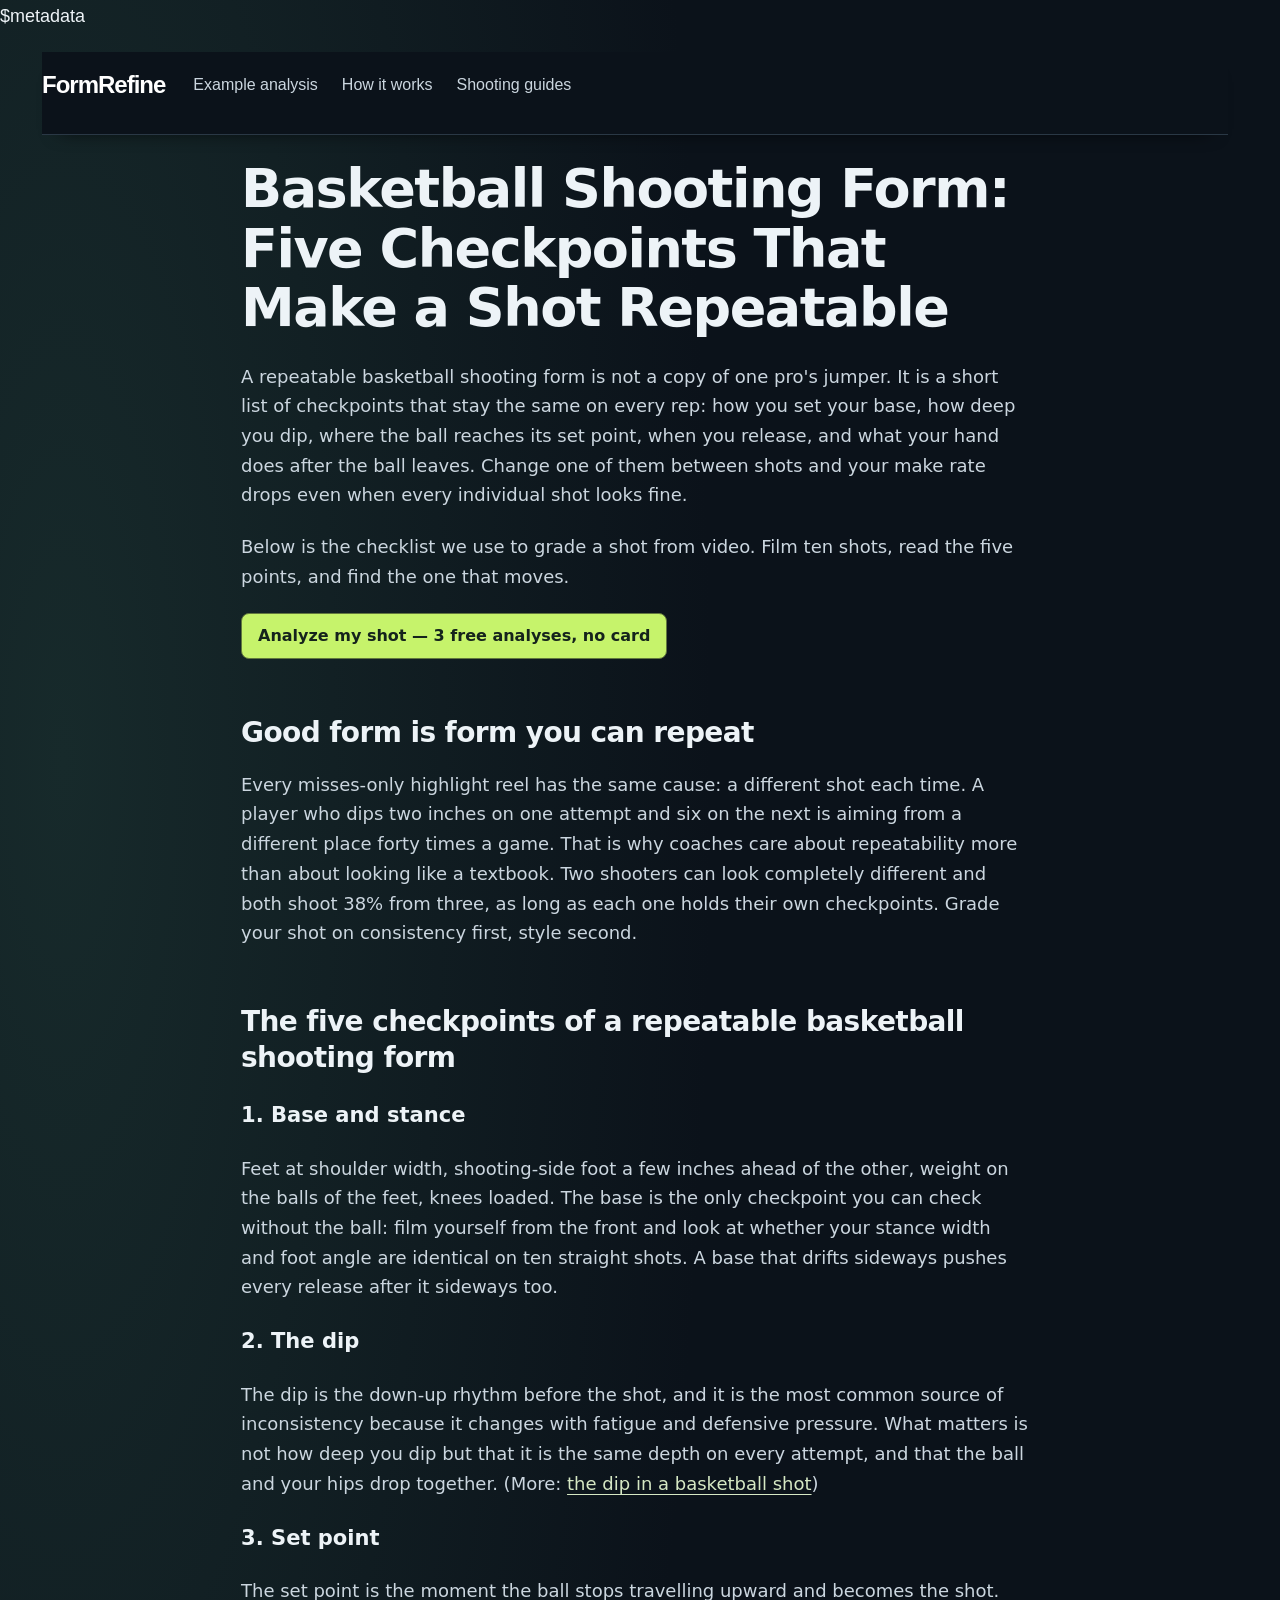
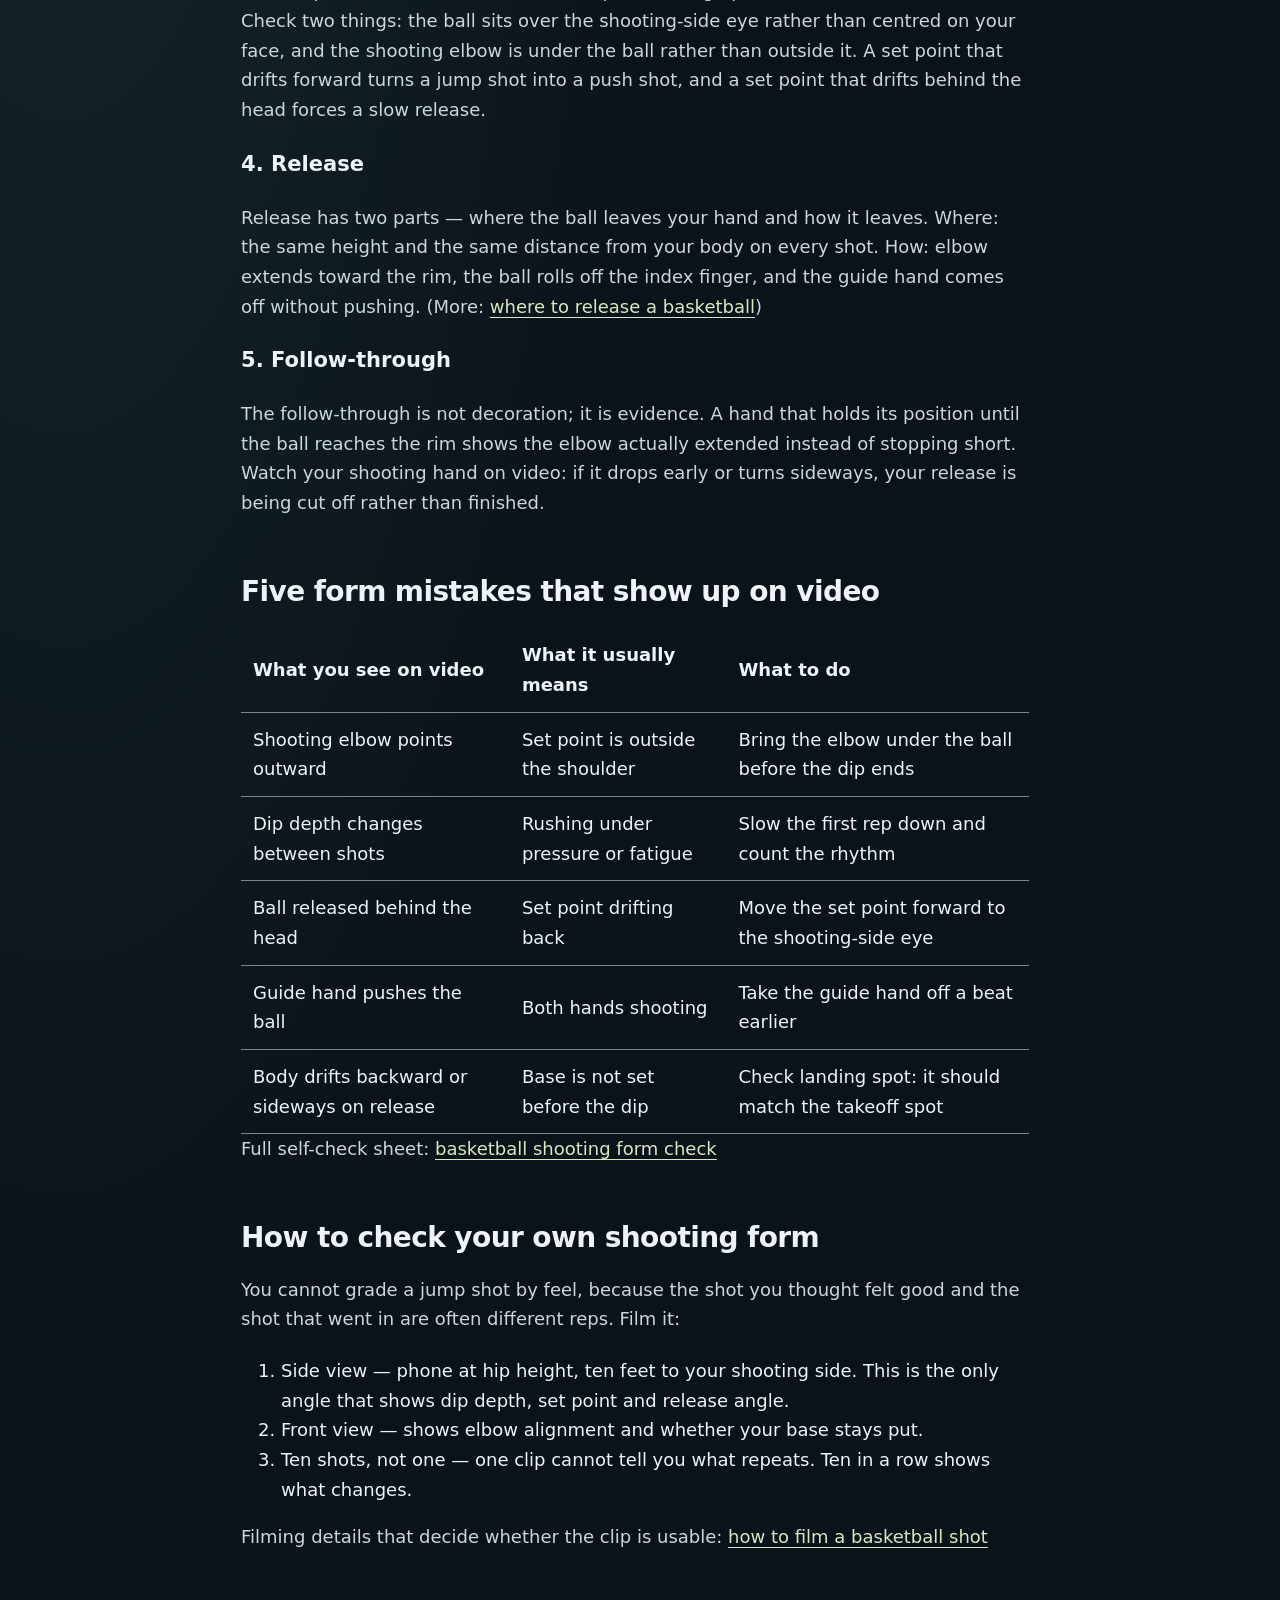
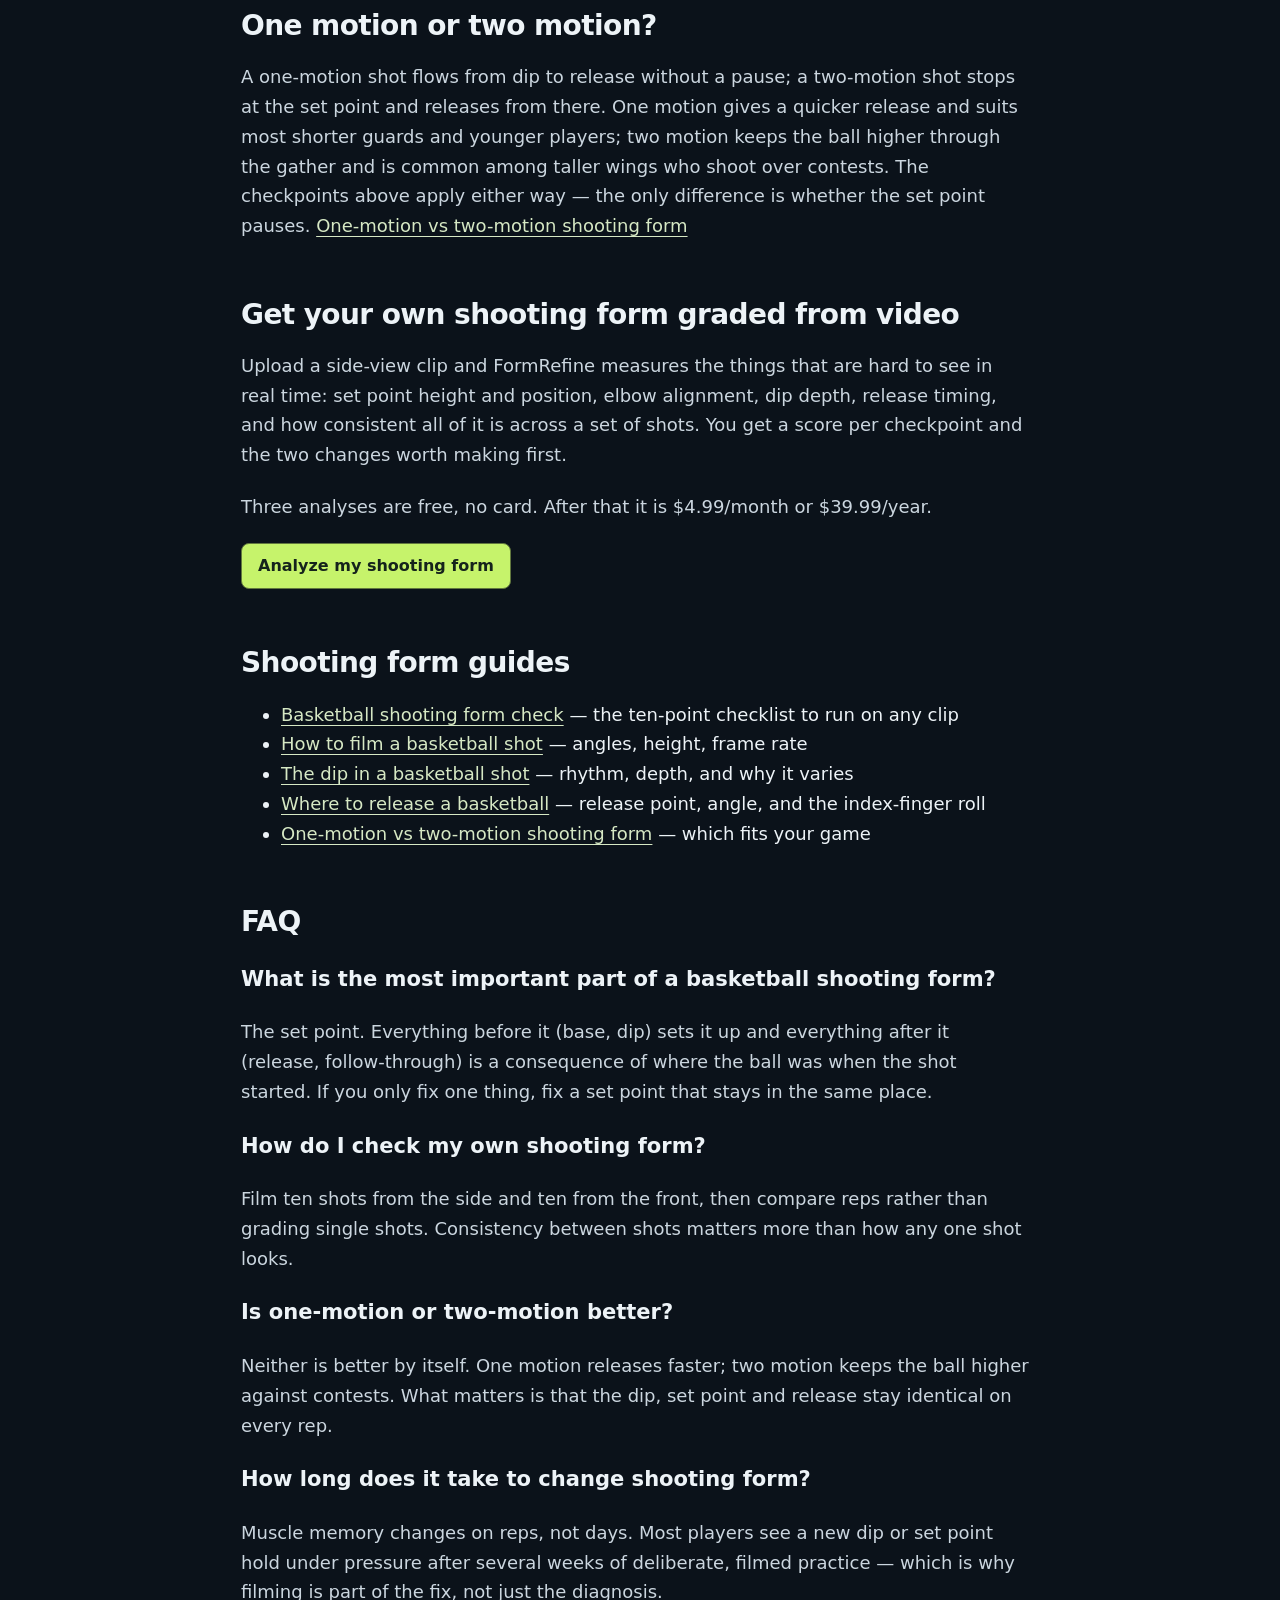
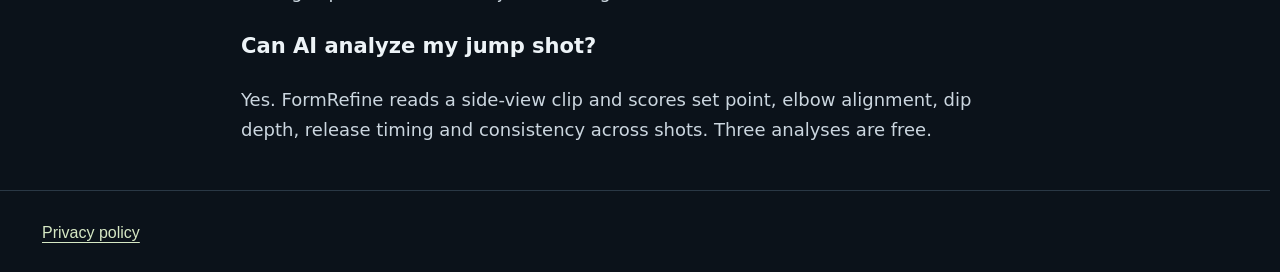
<file: templates/checkpoint-home.html>
<!doctype html><html lang="en"><head><meta charset="utf-8"><meta name="viewport" content="width=device-width,initial-scale=1">
$metadata
<script type="application/ld+json">{"@context":"https://schema.org","@type":"FAQPage","mainEntity":[{"@type":"Question","name":"What is the most important part of a basketball shooting form?","acceptedAnswer":{"@type":"Answer","text":"The set point. Everything before it (base, dip) sets it up and everything after it (release, follow-through) is a consequence of where the ball was when the shot started. If you only fix one thing, fix a set point that stays in the same place."}},{"@type":"Question","name":"How do I check my own shooting form?","acceptedAnswer":{"@type":"Answer","text":"Film ten shots from the side and ten from the front, then compare reps rather than grading single shots. Consistency between shots matters more than how any one shot looks."}},{"@type":"Question","name":"Is one-motion or two-motion better?","acceptedAnswer":{"@type":"Answer","text":"Neither is better by itself. One motion releases faster; two motion keeps the ball higher against contests. What matters is that the dip, set point and release stay identical on every rep."}},{"@type":"Question","name":"How long does it take to change shooting form?","acceptedAnswer":{"@type":"Answer","text":"Muscle memory changes on reps, not days. Most players see a new dip or set point hold under pressure after several weeks of deliberate, filmed practice — which is why filming is part of the fix, not just the diagnosis."}},{"@type":"Question","name":"Can AI analyze my jump shot?","acceptedAnswer":{"@type":"Answer","text":"Yes. FormRefine reads a side-view clip and scores set point, elbow alignment, dip depth, release timing and consistency across shots. Three analyses are free."}}]}</script>
<link rel="stylesheet" href="/static/guides.css"><link rel="stylesheet" href="/static/site-theme.css"><style>.checkpoint-home{max-width:860px;margin:auto;padding:24px clamp(16px,4vw,36px);box-sizing:border-box;font:18px/1.65 system-ui;color:inherit}.checkpoint-home h1{font-size:clamp(32px,5vw,54px);line-height:1.1}.checkpoint-home h2{margin-top:2em}.checkpoint-home .mistakes{max-width:100%;overflow-x:auto}.checkpoint-home table{min-width:620px;border-collapse:collapse}.checkpoint-home th,.checkpoint-home td{padding:12px;border-bottom:1px solid #7a8588;text-align:left}.checkpoint-home .cta{display:inline-block;background:#c6f36b;color:#15231c;padding:10px 16px;border-radius:8px;font-weight:700;text-decoration:none}</style></head><body>
<header class="guide-header public-header"><a class="site-brand" href="/">FormRefine</a><nav class="public-nav"><a href="/app#oneExample">Example analysis</a><a href="/app#oneHow">How it works</a><a href="/guides">Shooting guides</a></nav></header>
<main class="checkpoint-home">
<h1>Basketball Shooting Form: Five Checkpoints That Make a Shot Repeatable</h1>
<p>A repeatable basketball shooting form is not a copy of one pro's jumper. It is a short list of checkpoints that stay the same on every rep: how you set your base, how deep you dip, where the ball reaches its set point, when you release, and what your hand does after the ball leaves. Change one of them between shots and your make rate drops even when every individual shot looks fine.</p>
<p>Below is the checklist we use to grade a shot from video. Film ten shots, read the five points, and find the one that moves.</p>
<p><a class="cta" href="/app">Analyze my shot — 3 free analyses, no card</a></p>
<h2>Good form is form you can repeat</h2>
<p>Every misses-only highlight reel has the same cause: a different shot each time. A player who dips two inches on one attempt and six on the next is aiming from a different place forty times a game. That is why coaches care about repeatability more than about looking like a textbook. Two shooters can look completely different and both shoot 38% from three, as long as each one holds their own checkpoints. Grade your shot on consistency first, style second.</p>
<h2>The five checkpoints of a repeatable basketball shooting form</h2>
<h3>1. Base and stance</h3>
<p>Feet at shoulder width, shooting-side foot a few inches ahead of the other, weight on the balls of the feet, knees loaded. The base is the only checkpoint you can check without the ball: film yourself from the front and look at whether your stance width and foot angle are identical on ten straight shots. A base that drifts sideways pushes every release after it sideways too.</p>
<h3>2. The dip</h3>
<p>The dip is the down-up rhythm before the shot, and it is the most common source of inconsistency because it changes with fatigue and defensive pressure. What matters is not how deep you dip but that it is the same depth on every attempt, and that the ball and your hips drop together. (More: <a href="/guides/basketball-shooting-dip">the dip in a basketball shot</a>)</p>
<h3>3. Set point</h3>
<p>The set point is the moment the ball stops travelling upward and becomes the shot. Check two things: the ball sits over the shooting-side eye rather than centred on your face, and the shooting elbow is under the ball rather than outside it. A set point that drifts forward turns a jump shot into a push shot, and a set point that drifts behind the head forces a slow release.</p>
<h3>4. Release</h3>
<p>Release has two parts — where the ball leaves your hand and how it leaves. Where: the same height and the same distance from your body on every shot. How: elbow extends toward the rim, the ball rolls off the index finger, and the guide hand comes off without pushing. (More: <a href="/guides/basketball-release-point">where to release a basketball</a>)</p>
<h3>5. Follow-through</h3>
<p>The follow-through is not decoration; it is evidence. A hand that holds its position until the ball reaches the rim shows the elbow actually extended instead of stopping short. Watch your shooting hand on video: if it drops early or turns sideways, your release is being cut off rather than finished.</p>
<h2>Five form mistakes that show up on video</h2>
<div class="mistakes" tabindex="0"><table><thead><tr><th>What you see on video</th><th>What it usually means</th><th>What to do</th></tr></thead><tbody><tr><td>Shooting elbow points outward</td><td>Set point is outside the shoulder</td><td>Bring the elbow under the ball before the dip ends</td></tr><tr><td>Dip depth changes between shots</td><td>Rushing under pressure or fatigue</td><td>Slow the first rep down and count the rhythm</td></tr><tr><td>Ball released behind the head</td><td>Set point drifting back</td><td>Move the set point forward to the shooting-side eye</td></tr><tr><td>Guide hand pushes the ball</td><td>Both hands shooting</td><td>Take the guide hand off a beat earlier</td></tr><tr><td>Body drifts backward or sideways on release</td><td>Base is not set before the dip</td><td>Check landing spot: it should match the takeoff spot</td></tr></tbody></table></div>
<p>Full self-check sheet: <a href="/guides/basketball-shooting-form-check">basketball shooting form check</a></p>
<h2>How to check your own shooting form</h2>
<p>You cannot grade a jump shot by feel, because the shot you thought felt good and the shot that went in are often different reps. Film it:</p>
<ol><li>Side view — phone at hip height, ten feet to your shooting side. This is the only angle that shows dip depth, set point and release angle.</li><li>Front view — shows elbow alignment and whether your base stays put.</li><li>Ten shots, not one — one clip cannot tell you what repeats. Ten in a row shows what changes.</li></ol>
<p>Filming details that decide whether the clip is usable: <a href="/guides/how-to-film-basketball-shot">how to film a basketball shot</a></p>
<h2>One motion or two motion?</h2>
<p>A one-motion shot flows from dip to release without a pause; a two-motion shot stops at the set point and releases from there. One motion gives a quicker release and suits most shorter guards and younger players; two motion keeps the ball higher through the gather and is common among taller wings who shoot over contests. The checkpoints above apply either way — the only difference is whether the set point pauses. <a href="/guides/one-motion-basketball-shot">One-motion vs two-motion shooting form</a></p>
<h2>Get your own shooting form graded from video</h2>
<p>Upload a side-view clip and FormRefine measures the things that are hard to see in real time: set point height and position, elbow alignment, dip depth, release timing, and how consistent all of it is across a set of shots. You get a score per checkpoint and the two changes worth making first.</p>
<p>Three analyses are free, no card. After that it is $4.99/month or $39.99/year.</p>
<p><a class="cta" href="/app">Analyze my shooting form</a></p>
<h2>Shooting form guides</h2>
<ul><li><a href="/guides/basketball-shooting-form-check">Basketball shooting form check</a> — the ten-point checklist to run on any clip</li><li><a href="/guides/how-to-film-basketball-shot">How to film a basketball shot</a> — angles, height, frame rate</li><li><a href="/guides/basketball-shooting-dip">The dip in a basketball shot</a> — rhythm, depth, and why it varies</li><li><a href="/guides/basketball-release-point">Where to release a basketball</a> — release point, angle, and the index-finger roll</li><li><a href="/guides/one-motion-basketball-shot">One-motion vs two-motion shooting form</a> — which fits your game</li></ul>
<h2>FAQ</h2>
<h3>What is the most important part of a basketball shooting form?</h3><p>The set point. Everything before it (base, dip) sets it up and everything after it (release, follow-through) is a consequence of where the ball was when the shot started. If you only fix one thing, fix a set point that stays in the same place.</p>
<h3>How do I check my own shooting form?</h3><p>Film ten shots from the side and ten from the front, then compare reps rather than grading single shots. Consistency between shots matters more than how any one shot looks.</p>
<h3>Is one-motion or two-motion better?</h3><p>Neither is better by itself. One motion releases faster; two motion keeps the ball higher against contests. What matters is that the dip, set point and release stay identical on every rep.</p>
<h3>How long does it take to change shooting form?</h3><p>Muscle memory changes on reps, not days. Most players see a new dip or set point hold under pressure after several weeks of deliberate, filmed practice — which is why filming is part of the fix, not just the diagnosis.</p>
<h3>Can AI analyze my jump shot?</h3><p>Yes. FormRefine reads a side-view clip and scores set point, elbow alignment, dip depth, release timing and consistency across shots. Three analyses are free.</p>
</main><footer><a href="/privacy">Privacy policy</a></footer></body></html>
</file>
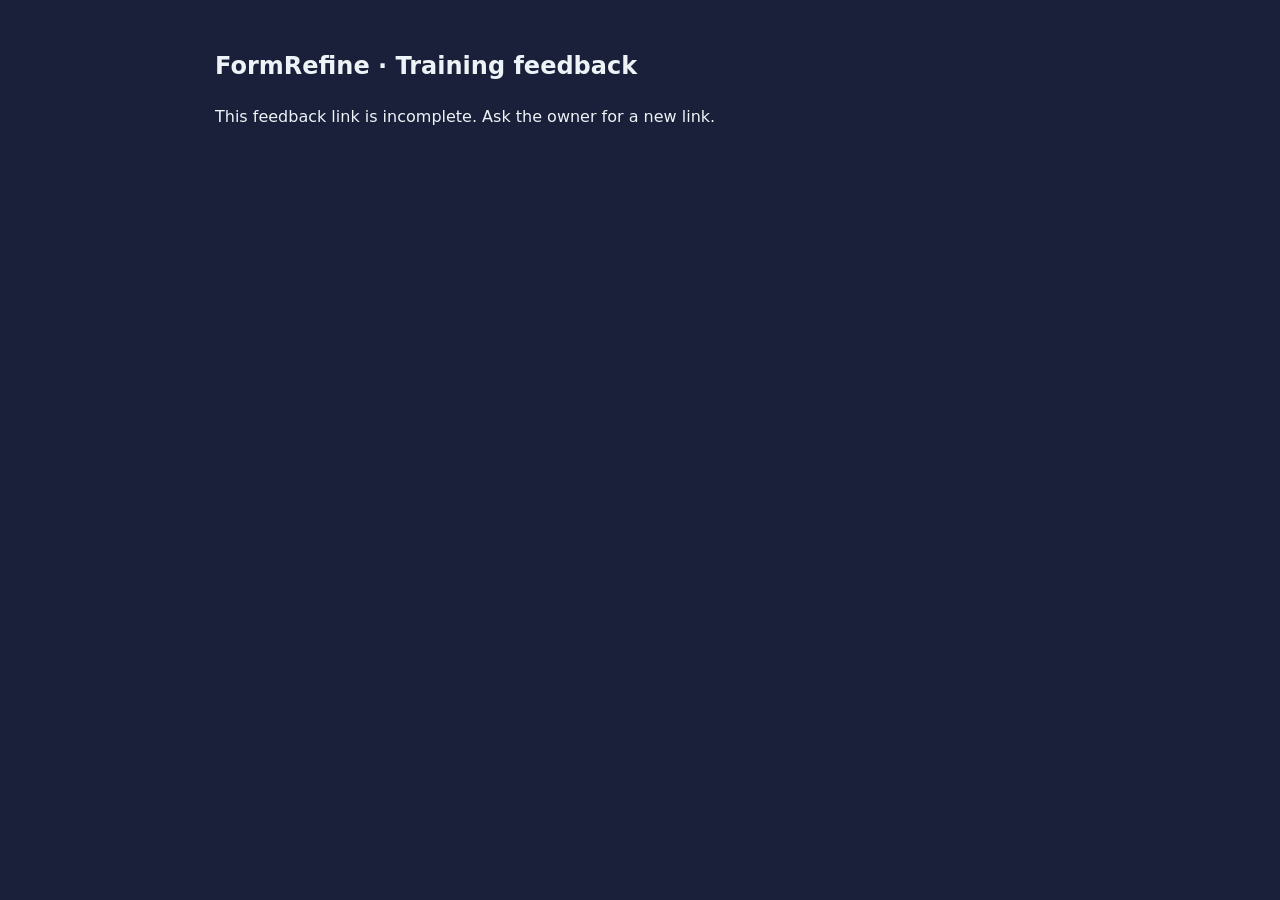
<file: templates/feedback_share.html>
<!doctype html><html lang="en"><head><meta charset="utf-8"><meta name="viewport" content="width=device-width,initial-scale=1"><meta name="robots" content="noindex"><meta name="referrer" content="no-referrer"><title>Your next practice — FormRefine</title><link rel="stylesheet" href="/static/feedback.css"></head><body class="fb fb-share-page"><main><h2>FormRefine · Training feedback</h2><p id="status" role="status">Loading feedback…</p><div id="content"></div></main><script src="/static/feedback-share.js"></script></body></html>
</file>
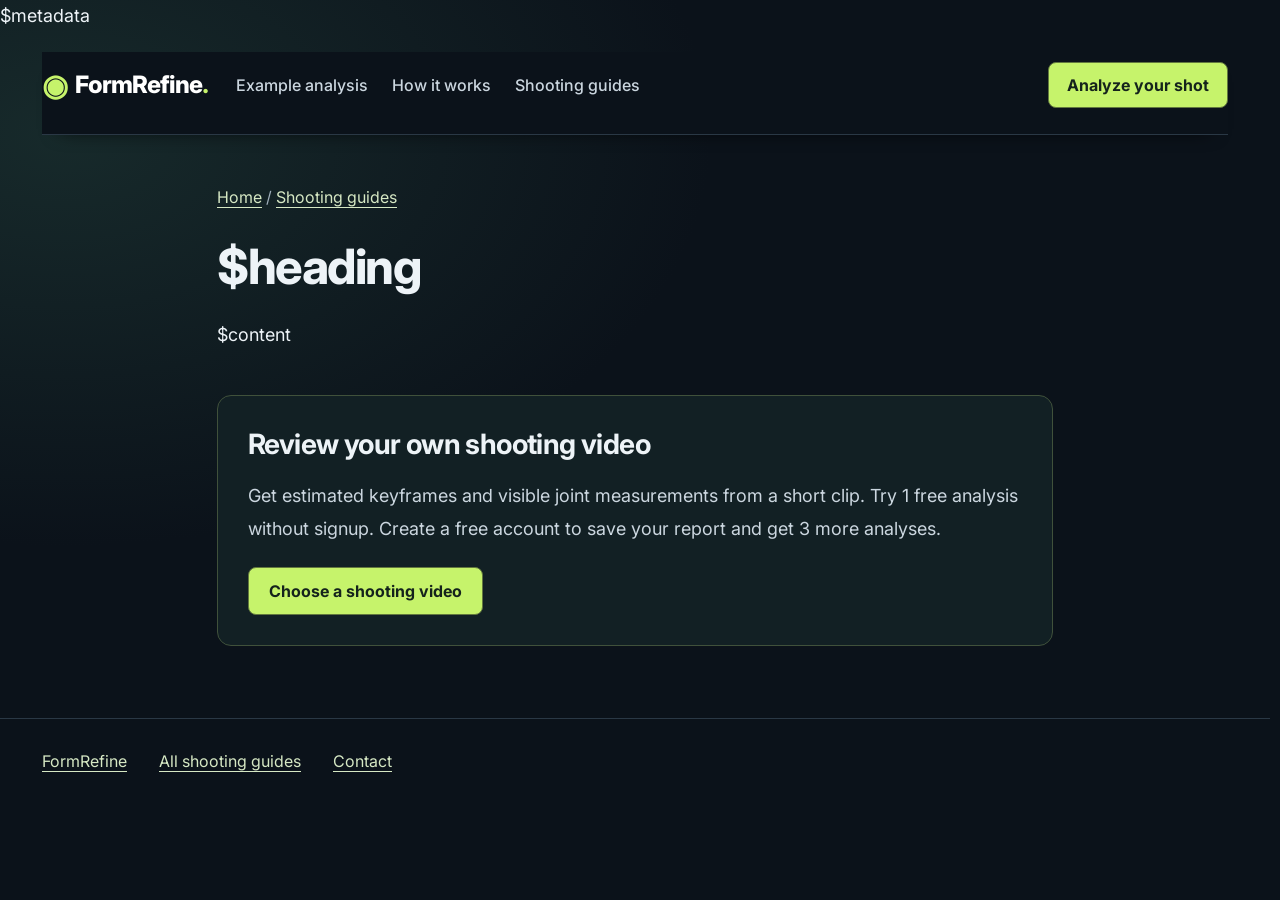
<file: templates/guide.html>
<!doctype html>
<html lang="en-US">
<head><meta charset="utf-8"><meta name="viewport" content="width=device-width, initial-scale=1">
$metadata
<link rel="stylesheet" href="/static/guides.css?v=20261127-home-links">
<link rel="stylesheet" href="/static/site-theme.css?v=20261116-sticky">
<link rel="preconnect" href="https://fonts.googleapis.com">
<link rel="preconnect" href="https://fonts.gstatic.com" crossorigin>
<link href="https://fonts.googleapis.com/css2?family=Inter:wght@400;500;600;700;800&amp;display=swap" rel="stylesheet">
<script src="/static/public-navigation.js" defer></script>
</head>
<body>
<a class="skip-link" href="#main">Skip to content</a>
<header class="guide-header public-header"><a class="brand site-brand" href="/"><span class="brand-ball" aria-hidden="true">◉</span> FormRefine<span class="brand-dot">.</span></a><nav class="public-nav" aria-label="Main navigation"><a href="/app#oneExample">Example analysis</a><a href="/app#oneHow">How it works</a><a href="/guides">Shooting guides</a></nav><a class="header-cta" href="/app#oneUpload">Analyze your shot</a></header>
<main id="main"><nav class="breadcrumbs" aria-label="Breadcrumb"><a href="/">Home</a> / <a href="/guides">Shooting guides</a></nav><h1>$heading</h1>
$content
<section class="guide-cta"><h2>Review your own shooting video</h2><p>Get estimated keyframes and visible joint measurements from a short clip. Try 1 free analysis without signup. Create a free account to save your report and get 3 more analyses.</p><a class="cta" href="/app#oneUpload">Choose a shooting video</a></section>
</main>
<footer><a href="/">FormRefine</a><a href="/guides">All shooting guides</a><a href="mailto:ThisIsClark@163.com">Contact</a></footer>
<script src="/static/operations-tracking.js"></script>
</body></html>
</file>
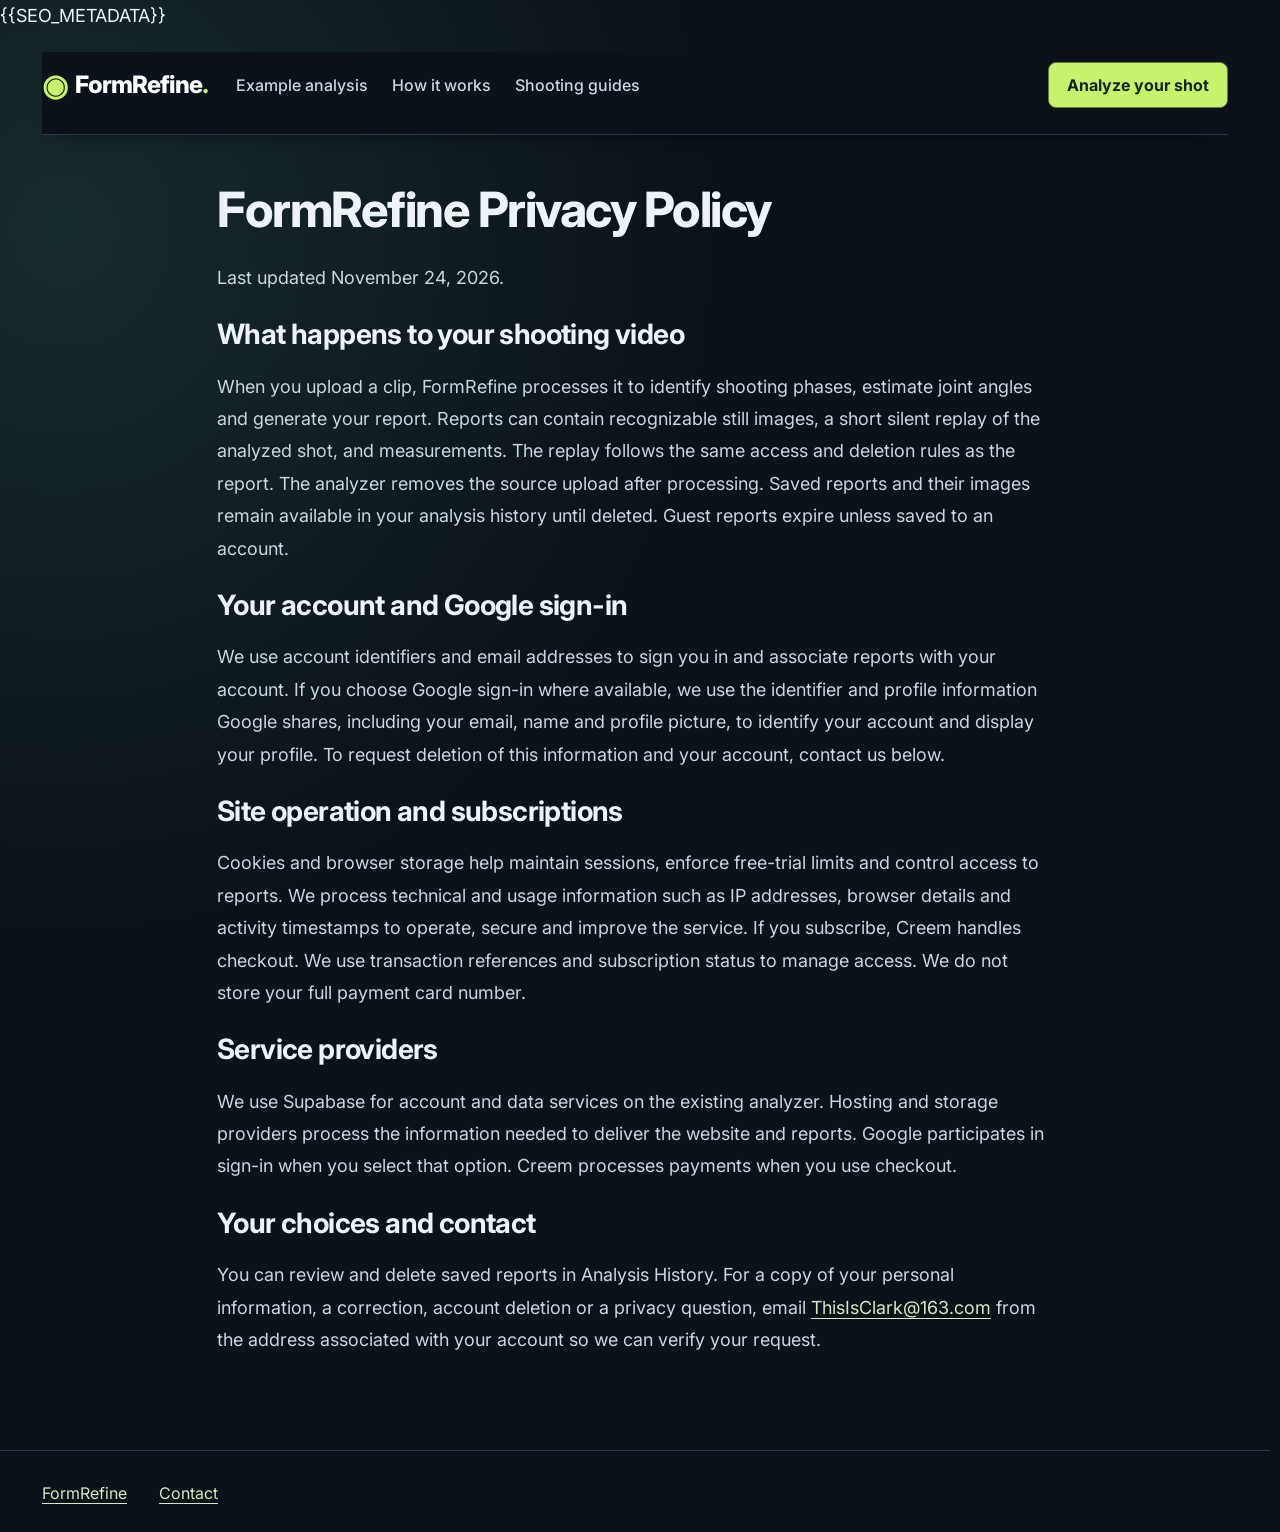
<file: templates/privacy.html>
<!doctype html>
<html lang="en-US">
<head><meta charset="utf-8"><meta name="viewport" content="width=device-width, initial-scale=1">
{{SEO_METADATA}}
<link rel="stylesheet" href="/static/guides.css?v=20261116-readability">
<link rel="stylesheet" href="/static/site-theme.css?v=20261116-sticky">
<link rel="preconnect" href="https://fonts.googleapis.com">
<link rel="preconnect" href="https://fonts.gstatic.com" crossorigin>
<link href="https://fonts.googleapis.com/css2?family=Inter:wght@400;500;600;700;800&amp;display=swap" rel="stylesheet">
<script src="/static/public-navigation.js" defer></script>
</head>
<body>
<a class="skip-link" href="#main">Skip to content</a>
<header class="guide-header public-header"><a class="brand site-brand" href="/app"><span class="brand-ball" aria-hidden="true">◉</span> FormRefine<span class="brand-dot">.</span></a><nav class="public-nav" aria-label="Main navigation"><a href="/app#oneExample">Example analysis</a><a href="/app#oneHow">How it works</a><a href="/guides">Shooting guides</a></nav><a class="header-cta" href="/app#oneUpload">Analyze your shot</a></header>
<main id="main">
<h1>FormRefine Privacy Policy</h1>
<p>Last updated November 24, 2026.</p>
<h2>What happens to your shooting video</h2>
<p>When you upload a clip, FormRefine processes it to identify shooting phases, estimate joint angles and generate your report. Reports can contain recognizable still images, a short silent replay of the analyzed shot, and measurements. The replay follows the same access and deletion rules as the report. The analyzer removes the source upload after processing. Saved reports and their images remain available in your analysis history until deleted. Guest reports expire unless saved to an account.</p>
<h2>Your account and Google sign-in</h2>
<p>We use account identifiers and email addresses to sign you in and associate reports with your account. If you choose Google sign-in where available, we use the identifier and profile information Google shares, including your email, name and profile picture, to identify your account and display your profile. To request deletion of this information and your account, contact us below.</p>
<h2>Site operation and subscriptions</h2>
<p>Cookies and browser storage help maintain sessions, enforce free-trial limits and control access to reports. We process technical and usage information such as IP addresses, browser details and activity timestamps to operate, secure and improve the service. If you subscribe, Creem handles checkout. We use transaction references and subscription status to manage access. We do not store your full payment card number.</p>
<h2>Service providers</h2>
<p>We use Supabase for account and data services on the existing analyzer. Hosting and storage providers process the information needed to deliver the website and reports. Google participates in sign-in when you select that option. Creem processes payments when you use checkout.</p>
<h2>Your choices and contact</h2>
<p>You can review and delete saved reports in Analysis History. For a copy of your personal information, a correction, account deletion or a privacy question, email <a href="mailto:ThisIsClark@163.com">ThisIsClark@163.com</a> from the address associated with your account so we can verify your request.</p>
</main>
<footer><a href="/app">FormRefine</a><a href="mailto:ThisIsClark@163.com">Contact</a></footer>
</body></html>
</file>
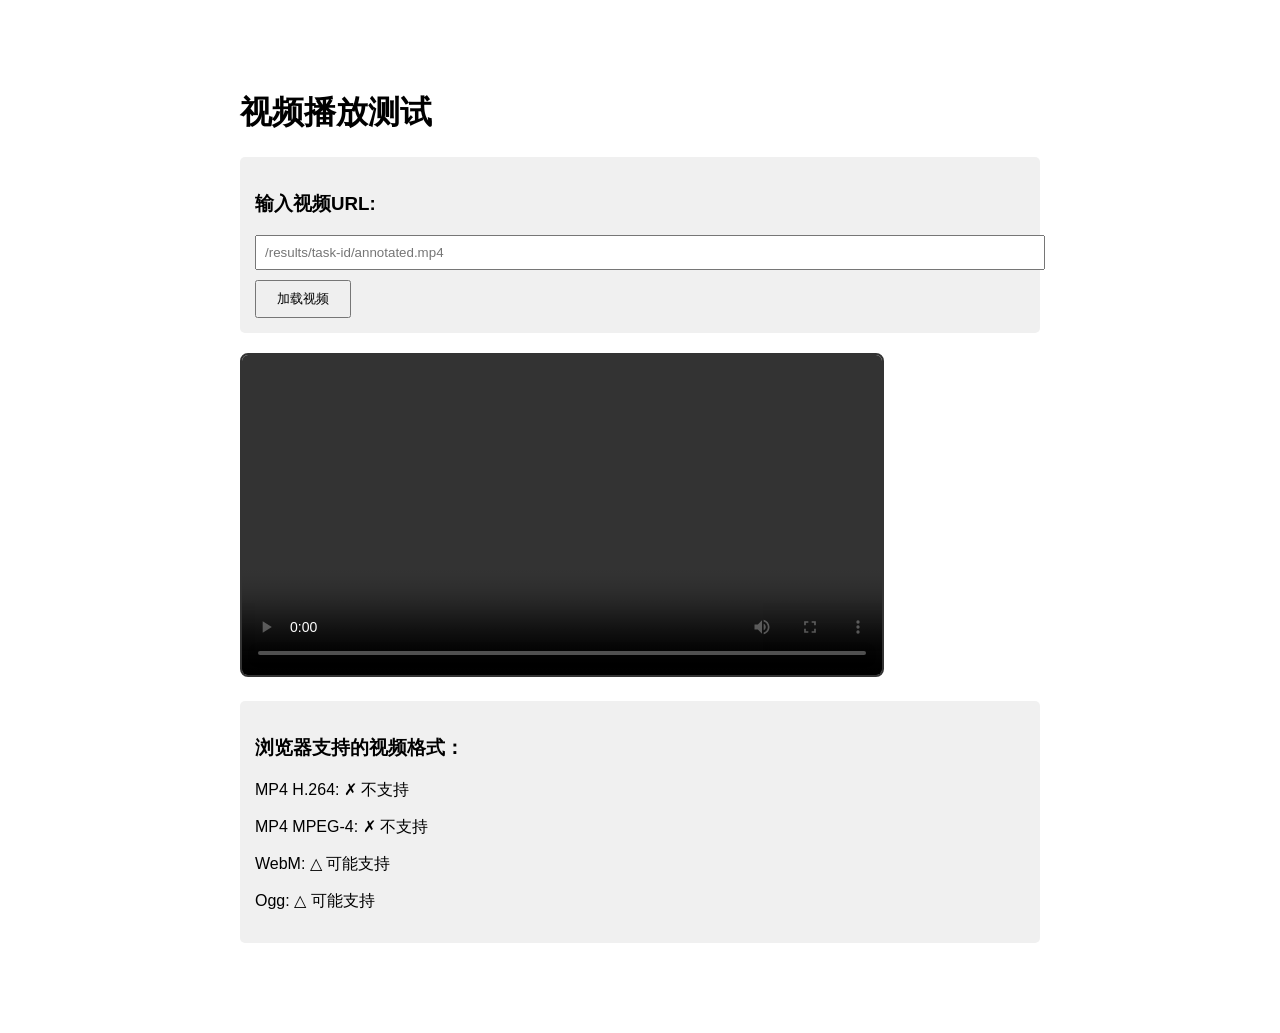
<file: templates/video_test.html>
<!DOCTYPE html>
<html>
<head>
    <meta charset="UTF-8">
    <title>视频播放测试</title>
    <style>
        body {
            font-family: Arial, sans-serif;
            max-width: 800px;
            margin: 50px auto;
            padding: 20px;
        }
        video {
            width: 100%;
            max-width: 640px;
            border: 2px solid #333;
            border-radius: 8px;
        }
        .info {
            background: #f0f0f0;
            padding: 15px;
            margin: 20px 0;
            border-radius: 5px;
        }
        .success { color: green; }
        .error { color: red; }
    </style>
</head>
<body>
    <h1>视频播放测试</h1>
    
    <div class="info">
        <h3>输入视频URL:</h3>
        <input type="text" id="videoUrl" placeholder="/results/task-id/annotated.mp4" style="width: 100%; padding: 8px;">
        <button onclick="loadVideo()" style="margin-top: 10px; padding: 8px 20px;">加载视频</button>
    </div>
    
    <video id="testVideo" controls preload="metadata">
        您的浏览器不支持视频播放
    </video>
    
    <div id="status" class="info" style="margin-top: 20px;"></div>
    
    <script>
        const video = document.getElementById('testVideo');
        const status = document.getElementById('status');
        
        function loadVideo() {
            const url = document.getElementById('videoUrl').value;
            if (!url) {
                status.innerHTML = '<p class="error">请输入视频URL</p>';
                return;
            }
            
            status.innerHTML = '<p>加载中...</p>';
            video.src = url + '?t=' + new Date().getTime();
        }
        
        video.onloadstart = () => {
            status.innerHTML += '<p>开始加载视频...</p>';
        };
        
        video.onloadedmetadata = () => {
            status.innerHTML += '<p class="success">✓ 视频元数据加载成功</p>';
            status.innerHTML += `<p>时长: ${video.duration.toFixed(2)}秒</p>`;
            status.innerHTML += `<p>尺寸: ${video.videoWidth}x${video.videoHeight}</p>`;
        };
        
        video.onloadeddata = () => {
            status.innerHTML += '<p class="success">✓ 视频数据加载成功</p>';
        };
        
        video.oncanplay = () => {
            status.innerHTML += '<p class="success">✓ 视频可以播放</p>';
        };
        
        video.onerror = (e) => {
            status.innerHTML += `<p class="error">✗ 视频加载失败</p>`;
            status.innerHTML += `<p class="error">错误: ${video.error ? video.error.message : '未知错误'}</p>`;
            status.innerHTML += `<p class="error">错误代码: ${video.error ? video.error.code : 'N/A'}</p>`;
        };
        
        // 检查浏览器支持的视频格式
        const formats = [
            {type: 'video/mp4; codecs="avc1.42E01E"', name: 'MP4 H.264'},
            {type: 'video/mp4; codecs="mp4v.20.8"', name: 'MP4 MPEG-4'},
            {type: 'video/webm', name: 'WebM'},
            {type: 'video/ogg', name: 'Ogg'}
        ];
        
        let supportInfo = '<h3>浏览器支持的视频格式：</h3>';
        formats.forEach(format => {
            const support = video.canPlayType(format.type);
            const supportText = support === 'probably' ? '✓ 完全支持' : 
                              support === 'maybe' ? '△ 可能支持' : 
                              '✗ 不支持';
            supportInfo += `<p>${format.name}: ${supportText}</p>`;
        });
        
        document.addEventListener('DOMContentLoaded', () => {
            status.innerHTML = supportInfo;
        });
    </script>
</body>
</html>
</file>
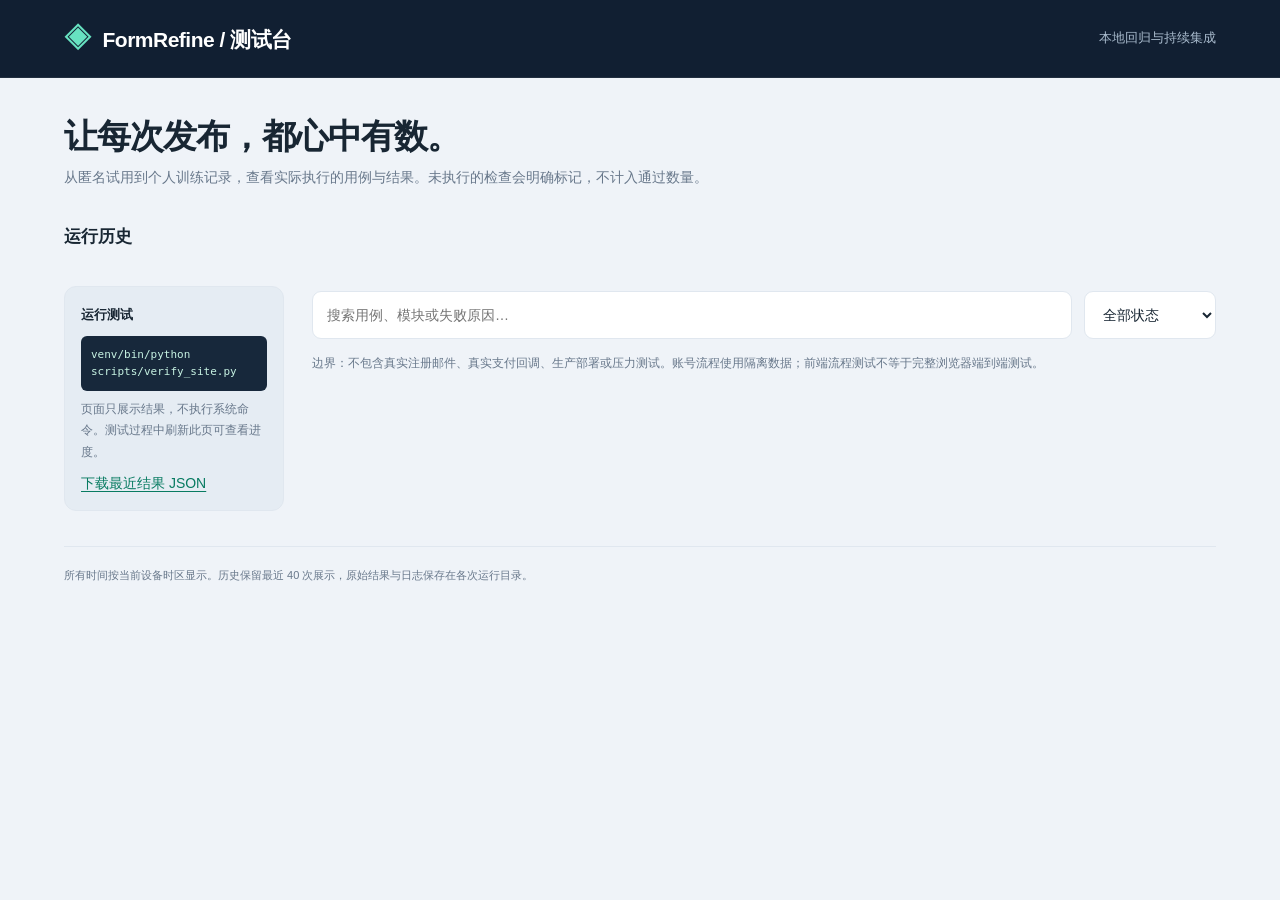
<file: scripts/testing/dashboard.html>
<!doctype html><html lang="zh-CN"><meta charset="utf-8"><meta name="viewport" content="width=device-width,initial-scale=1"><title>FormRefine · 测试台</title>
<style>
:root{color-scheme:light;--ink:#182633;--muted:#68788b;--line:#e0e7ef;--green:#087b61;--red:#c13d53;--amber:#9a660b}*{box-sizing:border-box}body{margin:0;background:#eff3f8;color:var(--ink);font:14px/1.6 "Avenir Next","PingFang SC",sans-serif}header{height:78px;background:#111f32;color:#fff;padding:0 5vw;display:flex;justify-content:space-between;align-items:center;border-bottom:1px solid #ffffff12}header strong{font-size:21px;letter-spacing:-.5px}header strong:before{content:'◈';display:inline-block;margin-right:12px;color:#67e2c1;font-size:27px}header span{color:#a9bbcd;font-size:13px}main{max-width:1550px;margin:auto;padding:36px 5vw}h1{font-size:34px;letter-spacing:-1px;margin:0;line-height:1.3}h2{font-size:17px;margin:0 0 12px}p{margin:8px 0;color:var(--muted)}.intro{display:flex;justify-content:space-between;align-items:center;gap:24px;margin-bottom:26px}.intro>div{max-width:770px}.intro p{max-width:670px}.status{display:inline-flex;align-items:center;gap:6px;padding:4px 10px;border-radius:6px;font-size:12px;font-weight:600;background:#e8edf3;white-space:nowrap}.status:before{content:'•';font-size:15px;line-height:1}.passed{color:#087359;background:#e0f3eb}.failed,.interrupted{color:#b12b46;background:#ffe6eb}.skipped{color:#8e641b;background:#fff0d8}.running{color:#2664aa;background:#e2efff}.layout{display:grid;grid-template-columns:220px minmax(0,1fr);gap:28px}.history{display:grid;gap:9px;max-height:580px;overflow:auto;padding-right:4px}.history button{text-align:left;width:100%;border:1px solid transparent;border-left:3px solid #ccd6e2;border-radius:0 10px 10px 0;background:#ffffff90;padding:13px;color:var(--ink);cursor:pointer;transition:background .15s,border-color .15s}.history button:hover{background:#fff}.history button[aria-pressed=true]{border-left-color:#087b61;background:#fff;box-shadow:0 5px 14px #183b6210}.history strong{font-size:12px;font-variant-numeric:tabular-nums}.history small{display:block;color:var(--muted);font-size:11px;margin-top:4px}.stats{display:grid;grid-template-columns:repeat(4,minmax(0,1fr));gap:12px;margin:18px 0}.stats>span{padding:17px 20px;background:#fff;border:1px solid var(--line);border-radius:12px;font-size:12px;color:var(--muted);box-shadow:0 3px 7px #213e5c04}.stats b{font-size:30px;display:block;color:var(--ink);font-weight:600;line-height:1.3;font-variant-numeric:tabular-nums;margin-bottom:6px}.stats>span:first-child b{color:var(--green)}.stats>span:nth-child(2) b{color:var(--red)}.toolbar{display:flex;gap:12px;margin:24px 0 14px;flex-wrap:wrap}input,select,button{font:inherit}input,select{border:1px solid var(--line);border-radius:9px;padding:12px 14px;background:#fff;color:var(--ink)}input{flex:1;min-width:180px}button:focus-visible,input:focus-visible,select:focus-visible,summary:focus-visible,a:focus-visible{outline:3px solid #d68c1b;outline-offset:3px}.group{border:1px solid var(--line);border-radius:12px;background:#fff;margin-bottom:10px;overflow:hidden;transition:box-shadow .15s}.group:hover{box-shadow:0 5px 16px #183b6209}.group>summary{display:flex;gap:14px;align-items:center;padding:17px 18px;cursor:pointer;list-style:none}.group>summary::-webkit-details-marker{display:none}.group>summary:before{content:'›';font-size:21px;color:#8495a8;transition:transform .15s}.group[open]>summary:before{transform:rotate(90deg)}.group[open]>summary{background:#f8fafc}.group summary strong{flex:1;font-size:14px}.group>summary>span:last-child{font-size:12px;color:var(--muted);font-variant-numeric:tabular-nums}.body{padding:0 20px 20px}.body>p{padding:10px 0}.cases{width:100%;border-collapse:collapse;font-size:13px}.cases td,.cases th{padding:13px 8px;border-top:1px solid var(--line);text-align:left;vertical-align:top}.cases th{color:var(--muted);font-weight:500;font-size:12px}.cases td:first-child{width:105px}.cases tbody tr:hover{background:#f8fbfd}.case-id{display:block;color:#8795a6;font:10px/1.6 monospace;overflow-wrap:anywhere;margin-top:5px}pre{white-space:pre-wrap;overflow-wrap:anywhere;max-height:420px;overflow:auto;background:#152438;color:#d8e4ef;border-radius:8px;padding:16px;font:12px/1.7 monospace}a{color:var(--green);text-underline-offset:3px}.command{border:1px solid var(--line);border-radius:12px;background:#e5ecf3;padding:16px;margin-top:24px}.command strong{font-size:13px}.command code{display:block;overflow-wrap:anywhere;font-size:11px;margin-top:10px;padding:10px;background:#17283b;color:#c7f3e3;border-radius:6px}.note{font-size:12px;line-height:1.8}.empty{padding:40px;text-align:center;border:1px dashed #bac9d9;border-radius:12px;color:var(--muted)}footer{margin-top:35px;color:var(--muted);font-size:11px;border-top:1px solid var(--line);padding-top:20px}.run-meta{font-size:11px;overflow-wrap:anywhere;font-family:monospace;color:#7e8c9c}.visuals{display:grid;grid-template-columns:1fr 1fr;gap:16px;margin:22px 0}.overview{background:radial-gradient(ellipse at top right,#244a53 0,transparent 68%),#14263b;color:#fff;border-radius:16px;padding:24px;display:flex;align-items:center;gap:25px;min-height:195px;position:relative;overflow:hidden}.overview h2{font-size:16px}.overview p{color:#b2c3d3;font-size:12px}.ring{width:124px;height:124px;border-radius:50%;flex:none;display:grid;place-items:center;position:relative;box-shadow:0 0 35px #68dfbf0b}.ring:before{content:'';position:absolute;inset:10px;border-radius:50%;background:#172c40}.ring b{position:relative;font-size:30px;font-weight:500;letter-spacing:-1px}.trend{background:#fff;border:1px solid var(--line);border-radius:16px;padding:22px}.trend h2{font-size:14px}.trend p{font-size:11px;margin:4px 0}.trend-bars{display:flex;align-items:end;gap:9px;height:90px;border-bottom:1px solid var(--line);padding-bottom:6px}.trend-bar{flex:1;max-width:56px;min-width:8px;border:0;background:#87c8b7;border-radius:5px 5px 2px 2px;cursor:pointer;position:relative;transition:filter .15s}.trend-bar:hover{filter:brightness(.85)}.trend-bar[data-state=failed],.trend-bar[data-state=interrupted]{background:#e88394}.trend-bar[data-state=running]{background:#7fa8de}.trend-bar[aria-pressed=true]{outline:2px solid #173e38;outline-offset:3px}.module-map{grid-column:1/-1;padding:20px 22px;background:#fff;border:1px solid var(--line);border-radius:14px}.module-map h2{font-size:14px;margin-bottom:3px}.module-map>p{font-size:11px;margin-bottom:15px}.module-grid{display:grid;grid-template-columns:repeat(4,minmax(0,1fr));gap:15px}.module{padding:0;text-align:left;border:0;background:none;color:#4f6275;cursor:pointer;font-size:11px}.module>span{display:flex;justify-content:space-between;gap:8px}.module-track{height:6px;border-radius:3px;margin-top:8px;background:#e5ebf2;display:flex;overflow:hidden}.module-segment{height:100%;display:block;background:#2aab86}.module-segment[data-state=failed]{background:#df6a82}.module-segment[data-state=skipped]{background:#e3bb72}.module-segment[data-state=running]{background:#7fa8de}.module-segment[data-state=pending]{background:#c5ced9}.module-segment[data-state=interrupted]{background:#df6a82}.chart-legend{display:flex;gap:16px;margin-top:15px;font-size:10px;color:#7b8998}.chart-legend span:before{content:'';width:7px;height:7px;border-radius:50%;display:inline-block;margin-right:5px;background:#2aab86}.chart-legend span:nth-child(2):before{background:#df6a82}.chart-legend span:nth-child(3):before{background:#e3bb72}@media(max-width:1050px){.visuals{grid-template-columns:1fr}.module-grid{grid-template-columns:repeat(3,minmax(0,1fr))}.layout{grid-template-columns:190px minmax(0,1fr)}.stats{gap:8px}.stats>span{padding:14px}}@media(max-width:750px){header{padding:18px;height:auto}header span{display:none}main{padding:24px 18px}.intro{align-items:start}.intro h1{font-size:25px}.intro p{font-size:12px}.layout{grid-template-columns:1fr}.history{display:flex;overflow:auto;padding-bottom:8px;max-height:none}.history button{min-width:180px;width:auto}.command{display:none}.overview{padding:24px;min-height:170px}.ring{width:105px;height:105px}.module-grid{grid-template-columns:repeat(2,minmax(0,1fr))}.stats{grid-template-columns:repeat(2,minmax(0,1fr))}.cases th:last-child,.cases td:last-child{display:none}.group>summary{flex-wrap:wrap;gap:9px}.group summary strong{min-width:45%}.group>summary>span:last-child{margin-left:25px}.body{padding:0 12px 16px}.cases{font-size:12px}.cases td:first-child{width:78px}.cases .status{font-size:10px;padding:3px 6px}}@media(prefers-reduced-motion:reduce){*{transition:none!important}}
</style>
<header><strong>FormRefine / 测试台</strong><span>本地回归与持续集成</span></header><main>
<section class="intro"><div><h1>让每次发布，都心中有数。</h1><p>从匿名试用到个人训练记录，查看实际执行的用例与结果。未执行的检查会明确标记，不计入通过数量。</p></div><div id="runBadge"></div></section>
<div class="layout"><aside><h2>运行历史</h2><div class="history" id="history"></div><div class="command"><strong>运行测试</strong><code>venv/bin/python scripts/verify_site.py</code><p class="note">页面只展示结果，不执行系统命令。测试过程中刷新此页可查看进度。</p><a href="summary.json">下载最近结果 JSON</a></div></aside>
<section><h2 id="runTitle"></h2><p class="run-meta" id="meta"></p><div class="visuals" id="visuals"></div><div class="stats" id="stats"></div><div class="toolbar"><input id="search" aria-label="搜索测试用例" placeholder="搜索用例、模块或失败原因…"><select id="filter" aria-label="筛选状态"><option value="all">全部状态</option><option value="failed">只看失败</option><option value="passed">只看通过</option><option value="skipped">未执行 / 跳过</option><option value="running">执行中</option></select></div><div id="groups"></div><p class="note">边界：不包含真实注册邮件、真实支付回调、生产部署或压力测试。账号流程使用隔离数据；前端流程测试不等于完整浏览器端到端测试。</p></section></div>
<footer>所有时间按当前设备时区显示。历史保留最近 40 次展示，原始结果与日志保存在各次运行目录。</footer></main>
<script id="report-data" type="application/json">__REPORT_DATA__</script><script>
const runs=JSON.parse(document.getElementById('report-data').textContent);let selected=0;
const labels={passed:'通过',failed:'失败',skipped:'未执行',running:'执行中',pending:'等待',interrupted:'已中断'};
const el=(tag,text,cls)=>{const n=document.createElement(tag);if(text!==undefined)n.textContent=text;if(cls)n.className=cls;return n};
const badge=s=>el('span',labels[s]||s,'status '+s);
function draw(){const run=runs[selected];if(!run)return;document.getElementById('history').replaceChildren(...runs.map((r,i)=>{const b=el('button');b.type='button';b.setAttribute('aria-pressed',i===selected);b.append(el('strong',new Date(r.checked_at).toLocaleString()),el('small',`${r.profile} · ${labels[r.status]||r.status}`));b.onclick=()=>{selected=i;draw()};return b}));document.getElementById('runBadge').replaceChildren(badge(run.status));document.getElementById('runTitle').textContent='测试用例与结果';document.getElementById('meta').textContent=`${run.id} · ${run.profile} · ${run.git_revision||'无版本信息'} · ${run.seconds||0}s`;
const counts={passed:0,failed:0,skipped:0};run.checks.forEach(g=>(g.cases||[]).forEach(c=>{if(c.status in counts)counts[c.status]++}));document.getElementById('stats').replaceChildren(...Object.entries(counts).map(([k,v])=>{const s=el('span',labels[k]+'用例');s.prepend(el('b',String(v)));return s}));
const pending=el('span','未执行检查');pending.prepend(el('b',String(run.checks.filter(g=>g.status==='skipped').length)));document.getElementById('stats').append(pending);
drawVisuals(run,counts);
const q=document.getElementById('search').value.toLowerCase(),filter=document.getElementById('filter').value,groups=document.getElementById('groups');groups.replaceChildren();
for(const g of run.checks){const all=g.cases||[];const cases=all.filter(c=>(filter==='all'||c.status===filter)&&(!q||JSON.stringify([g.name,g.description,c.id,c.name,c.detail]).toLowerCase().includes(q)));if(!cases.length&&(all.length||(filter!=='all'&&g.status!==filter)||(q&&!JSON.stringify([g.name,g.description,g.reason]).toLowerCase().includes(q))))continue;
const details=el('details',undefined,'group');details.open=g.status==='failed'||!!q;const summary=el('summary');summary.append(badge(g.status),el('strong',g.name),el('span',`${all.length} 用例 · ${g.seconds||0}s`));details.append(summary);const body=el('div',undefined,'body');body.append(el('p',g.description));if(g.reason)body.append(el('p',g.reason));if(cases.length){const table=el('table',undefined,'cases');const head=el('tr');['结果','用例 / 检查内容','耗时'].forEach(x=>head.append(el('th',x)));const thead=el('thead');thead.append(head);table.append(thead);const tbody=el('tbody');for(const c of cases){const row=el('tr'),state=el('td'),name=el('td');state.append(badge(c.status));name.append(el('span',c.name),el('code',c.id,'case-id'));if(c.detail){const d=el('details'),s=el('summary','查看原因');d.append(s,el('pre',c.detail));name.append(d)}row.append(state,name,el('td',`${c.seconds||0}s`));tbody.append(row)}table.append(tbody);body.append(table)}if(g.log_url){const a=el('a','查看完整执行日志 ↗');a.href=g.log_url;a.target='_blank';a.rel='noopener';body.append(a)}details.append(body);groups.append(details)}if(!groups.children.length)groups.append(el('div','没有匹配的用例。','empty'))}
function drawVisuals(run,counts){
const host=document.getElementById('visuals');host.replaceChildren();
const total=counts.passed+counts.failed,percent=total?Math.round(counts.passed/total*100):null;
const overview=el('section',undefined,'overview');overview.setAttribute('aria-label','已完成用例通过率');
const ring=el('div',undefined,'ring');ring.setAttribute('style',`background:conic-gradient(#65dfbd 0 ${percent||0}%, ${counts.failed?'#ed879a':'#3b5269'} ${percent||0}% 100%)`);ring.append(el('b',percent===null?'—':percent+'%'));
const caption=el('div');caption.append(el('h2','已完成用例通过率'),el('p',total?`${counts.passed} / ${total} 条检查通过`:'暂无已完成用例'),el('p','未执行与跳过不计入分母'),badge(run.status));overview.append(ring,caption);host.append(overview);
const trend=el('section',undefined,'trend');trend.append(el('h2','最近运行耗时'));const bars=el('div',undefined,'trend-bars'),recent=runs.slice(0,12).map((r,i)=>({r,i})).reverse(),max=Math.max(1,...recent.map(x=>x.r.seconds||0));
for(const {r,i} of recent){const button=el('button',undefined,'trend-bar');button.type='button';button.setAttribute('style',`height:${Math.max(8,(r.seconds||0)/max*100)}%`);button.setAttribute('data-state',r.status);button.setAttribute('aria-pressed',i===selected);const title=`${new Date(r.checked_at).toLocaleString()} · ${r.profile} · ${labels[r.status]||r.status} · ${r.seconds||0}s`;button.setAttribute('title',title);button.setAttribute('aria-label',title);button.onclick=()=>{selected=i;draw()};bars.append(button)}trend.append(bars,el('p',`较早 → 较近 · 点击切换运行 · 当前 ${run.seconds||0}s`),el('p','不同测试范围的耗时不可直接比较'));host.append(trend);
const map=el('section',undefined,'module-map');map.append(el('h2','模块检查分布'),el('p','点击模块筛选用例；色条表示用例结果，未执行模块单独标记。'));const grid=el('div',undefined,'module-grid');
for(const g of run.checks){const button=el('button',undefined,'module');button.type='button';button.setAttribute('title',g.name+' · '+(labels[g.status]||g.status));const title=el('span');title.append(el('span',g.name),el('span',labels[g.status]||g.status));button.append(title);const track=el('div',undefined,'module-track'),cases=g.cases||[];
const states=cases.length?['passed','failed','skipped'].map(state=>({state,n:cases.filter(c=>c.status===state).length})).filter(x=>x.n):[{state:g.status,n:1}];const n=states.reduce((a,x)=>a+x.n,0)||1;
for(const part of states){const segment=el('span',undefined,'module-segment');segment.setAttribute('data-state',part.state);segment.setAttribute('style',`width:${part.n/n*100}%`);track.append(segment)}button.append(track);button.onclick=()=>{document.getElementById('search').value=g.name;document.getElementById('filter').value='all';draw()};grid.append(button)}map.append(grid);const legend=el('div',undefined,'chart-legend');['通过','失败','未执行 / 跳过'].forEach(x=>legend.append(el('span',x)));map.append(legend);host.append(map);
}
document.getElementById('search').oninput=draw;document.getElementById('filter').onchange=draw;draw();
</script></html>
</file>
<file: static/guides.css>
* { box-sizing: border-box; }
body { margin: 0; min-height: 100vh; font-size: 18px; line-height: 1.8; }
a { color: #d6e8c4; text-underline-offset: 4px; }
a:hover { color: var(--court-accent); }
.guide-header, footer { max-width: 1360px; margin: auto; padding: 28px 42px 24px; display: flex; align-items: center; gap: 32px; }
.guide-header { border-bottom: 1px solid var(--court-line); }
.guide-header nav { display: flex; align-items: center; gap: 24px; flex: 1; }
.guide-header nav>a:not(.cta) { color: var(--court-body); font-size: 16px; text-decoration: none; }
.guide-header nav>a:hover { color: #fff; }
.guide-header .cta { margin-left: auto; }
.cta { display: inline-block; border: 1px solid #62783e; border-radius: 8px; padding: 11px 20px; background: var(--court-accent); color: #15231c; font-size: 16px; font-weight: 700; line-height: 1.5; text-decoration: none; }
.cta:hover { color: #15231c; background: #d6ff88; }
main { max-width: 900px; margin: 0 auto; padding: 48px 32px 72px; }
.breadcrumbs, .byline, .formrefine-note { font-size: 16px; color: var(--court-muted); }
.breadcrumbs { margin-bottom: 28px; }
h1 { font-size: clamp(34px, 3.8vw, 52px); font-weight: 750; line-height: 1.12; letter-spacing: -1.5px; margin: 0 0 24px; }
h2 { font-size: 28px; line-height: 1.3; letter-spacing: -.6px; margin: 0 0 18px; }
p { margin: 0 0 22px; color: var(--court-body); }
.lede { font-size: 21px; line-height: 1.7; color: var(--court-text); }
.toc { background: var(--court-panel); border: 1px solid var(--court-line); padding: 24px 28px; border-radius: 12px; margin: 32px 0 44px; }
.toc strong { color: var(--court-text); }
.toc ul { margin: 12px 0 0; padding-left: 20px; }
.toc li { margin: 8px 0; }
.toc a { font-size: 17px; }
section, aside { margin-top: 44px; scroll-margin-top: 24px; }
details { border-bottom: 1px solid var(--court-line); padding: 18px 0; }
summary { cursor: pointer; font-weight: 600; }
details p { margin: 16px 0 0; }
.guide-cards { display: grid; grid-template-columns: repeat(2, minmax(0, 1fr)); gap: 18px; margin-top: 28px; }
.guide-cards article { min-width: 0; padding: 26px; background: var(--court-panel); border: 1px solid var(--court-line); border-radius: 12px; }
.guide-cards article:hover { border-color: #64794a; }
.guide-cards h2 { font-size: 23px; }
.guide-cards h2 a { text-decoration: none; }
.guide-cards p { font-size: 17px; line-height: 1.75; margin: 0; }
.sources { font-size: 17px; overflow-wrap: anywhere; }
.sources h2 { font-size: 24px; }
.guide-cta { border: 1px solid #40513b; border-radius: 14px; padding: 30px; background: #122024; }
.guide-cta p { font-size: 18px; }
footer { border-top: 1px solid var(--court-line); font-size: 16px; flex-wrap: wrap; }
.skip-link { position: absolute; left: 16px; top: -100px; background: var(--court-panel); padding: 12px; z-index: 2; }
.skip-link:focus { top: 8px; }
:focus-visible { outline: 2px solid var(--court-accent); outline-offset: 5px; }
.rhythm-example { display: grid; grid-template-columns: minmax(0, 290px) 1fr; gap: 36px; align-items: center; margin: 0 0 32px; }
.rhythm-poster { display: block; }
.rhythm-example img { display: block; width: 100%; height: auto; border-radius: 6px; }
.rhythm-example h2 { margin-bottom: 8px; }
.rhythm-example p { max-width: 34ch; margin-bottom: 16px; line-height: 1.5; }
@media (max-width: 650px) {
  .guide-header { flex-wrap: wrap; padding: 20px; gap: 16px; }
  .guide-header nav { flex-basis: 100%; gap: 14px; flex-wrap: wrap; }
  .guide-header nav>a:not(.cta) { font-size: 15px; }
  .guide-header .cta { font-size: 15px; padding: 9px 12px; }
  main { padding: 30px 20px 52px; }
  .guide-cards { grid-template-columns: 1fr; }
  .lede { font-size: 19px; }
  .guide-cards article, .toc, .guide-cta { padding: 22px; }
  h2 { font-size: 25px; }
  footer { padding: 24px 20px; gap: 18px; }
}
@media (max-width: 650px) {
  .rhythm-example { grid-template-columns: minmax(0, 1fr) minmax(0, 1fr); gap: clamp(12px, 4vw, 22px); }
  .rhythm-example .cta { padding: 9px 12px; }
  .rhythm-example h2 { font-size: 20px; }
  .rhythm-example p { max-width: none; font-size: 16px; margin-bottom: 10px; }
  main:has(.rhythm-example) { padding-top: 12px; }
  main:has(.rhythm-example) .breadcrumbs { margin-bottom: 8px; }
  main:has(.rhythm-example) h1 { margin-bottom: 14px; }
}
</file>
<file: static/site-theme.css>
/* Shared public-page identity: home, guide index and guide articles. */
:root {
  color-scheme: dark;
  --court-bg: #0b121a;
  --court-panel: #131e29;
  --court-line: #2a3845;
  --court-accent: #c6f36b;
  --court-text: #edf3f7;
  --court-muted: #9faebb;
  --court-body: #cbd6df;
  --court-font: "Avenir Next", "Inter", "PingFang SC", sans-serif;
}
body {
  background: radial-gradient(ellipse at 5% 15%, #172a2b 0, transparent 38%), var(--court-bg);
  color: var(--court-text);
  font-family: var(--court-font);
}
.site-brand {
  display: inline-flex;
  align-items: center;
  gap: 8px;
  color: #fff;
  font-size: 24px;
  font-weight: 800;
  letter-spacing: -1px;
  white-space: nowrap;
  text-decoration: none;
}
.site-brand .brand-ball { color: var(--court-accent); font-size: 30px; }
.site-brand .brand-dot { color: var(--court-accent); margin-left: -8px; }
@media (max-width: 650px) { .site-brand { font-size: 21px; } }

/* One header geometry for all public pages; page-specific actions sit on the right. */
.public-header,
.container > header.public-header {
  display: flex;
  align-items: center;
  gap: 28px;
  min-height: 83px;
  padding: 8px 0 24px;
  border-bottom: 1px solid var(--court-line);
  line-height: 1.5;
}
.guide-header.public-header {
  width: calc(100% - 84px);
  max-width: 1276px;
  margin: 20px auto 0;
}
.public-header .site-brand { font-size: 24px; }
.public-header .public-nav {
  display: flex;
  align-items: center;
  gap: 24px;
  flex: 1;
  margin: 0;
}
.public-header .public-nav > a {
  color: var(--court-body);
  font-size: 16px;
  font-weight: 500;
  line-height: 1.5;
  white-space: nowrap;
  text-decoration: none;
}
.public-header .public-nav > a:hover { color: #fff; }
.public-header .header-actions { display: flex; align-items: center; gap: 10px; margin: 0 0 0 auto; }
.public-header .header-actions .action-btn { font-size: 14px; line-height: 1.5; padding: 9px 10px; }
.public-header .header-cta,
.public-header .header-actions .login-btn {
  margin: 0 0 0 auto;
  padding: 10px 18px;
  border: 1px solid #62783e;
  border-radius: 8px;
  background: var(--court-accent);
  color: #15231c;
  font: 700 16px/1.5 var(--court-font);
  white-space: nowrap;
  text-decoration: none;
}
.public-header a:focus-visible { outline: 2px solid var(--court-accent); outline-offset: 5px; }
@media (max-width: 1100px) {
  .public-header, .container > header.public-header { flex-wrap: wrap; gap: 16px; }
  .public-header .public-nav { order: 3; flex-basis: 100%; flex-wrap: wrap; gap: 12px 24px; }
}
@media (max-width: 800px) {
  .guide-header.public-header { width: calc(100% - 32px); margin-top: 16px; }
  .public-header, .container > header.public-header { padding: 8px 0 20px; }
  .public-header .site-brand { font-size: 21px; }
  .public-header .public-nav > a { font-size: 15px; }
  .public-header .header-actions { flex-wrap: wrap; gap: 6px; }
  .public-header .header-actions .action-btn { font-size: 13px; }
  .public-header .header-cta, .public-header .header-actions .login-btn { font-size: 15px; padding: 9px 12px; }
}

/* Reserve the same scrollbar space on short and long pages. */
html { scrollbar-gutter: stable; }
::-webkit-scrollbar { width: 10px; height: 10px; }
::-webkit-scrollbar-track { background: var(--court-bg); }
::-webkit-scrollbar-thumb { background: var(--court-line); border-radius: 5px; }
::-webkit-scrollbar-thumb:hover { background: #526575; }

/* Keep navigation available on both anchor jumps and long guide pages. */
:root { --public-header-height: 83px; }
html { scroll-padding-top: calc(var(--public-header-height) + 16px); }
.public-header,
.container > header.public-header {
  position: sticky;
  top: 0;
  z-index: 40;
  background: var(--court-bg);
  box-shadow: 0 12px 20px -18px #000;
}
@media (max-width: 1100px) { :root { --public-header-height: 160px; } }
</file>
<file: static/feedback.css>
/* Feedback uses the existing Inter/navy palette; video and the next practice lead. */
.fb { --fb-bg:#1a1f3a; --fb-panel:#252d4c; --fb-border:#52617c; --fb-text:#f4f7fc; --fb-muted:#b8c6d9; --fb-accent:#48dbfb; color:var(--fb-text); font-family:Inter,system-ui,sans-serif; line-height:1.55; text-align:left; }
.fb * { box-sizing:border-box; }
.fb-dialog { width:min(1180px,96vw); height:92vh; max-height:96vh; margin:auto; padding:0; border:1px solid #52617c; border-radius:16px; background:#1a1f3a; color:#f4f7fc; }
.fb-dialog::backdrop { background:#080d20cc; }
.fb-head { display:flex; align-items:center; justify-content:space-between; gap:16px; padding:18px 24px; border-bottom:1px solid var(--fb-border); position:sticky; top:0; background:var(--fb-bg); z-index:2; }
.fb-head h2 { font-size:22px; margin:0; color:var(--fb-text); }
.fb-body { padding:24px; }
.fb p { margin:8px 0 16px; max-width:75ch; white-space:pre-wrap; overflow-wrap:anywhere; }
.fb h3 { font-size:22px; margin:0 0 14px; }
.fb h4 { font-size:16px; margin:18px 0 6px; }
.fb small,.fb-muted { color:var(--fb-muted); }
.fb button,.fb-button { border:1px solid var(--fb-border); background:var(--fb-panel); color:var(--fb-text); padding:10px 16px; border-radius:8px; font:inherit; font-size:14px; cursor:pointer; text-decoration:none; display:inline-block; }
.fb button:hover { border-color:var(--fb-accent); }
.fb button.primary { background:var(--fb-accent); color:#102039; border-color:var(--fb-accent); font-weight:650; }
.fb button:disabled { opacity:.5; cursor:wait; }
.fb :focus-visible { outline:3px solid #feca57; outline-offset:3px; }
.fb .fb-actions { display:flex; flex-wrap:wrap; gap:10px; align-items:center; margin:16px 0; }
.fb label { display:block; color:var(--fb-text); font-size:14px; margin:14px 0 6px; }
.fb input:not([type=checkbox]),.fb select,.fb textarea { display:block; width:100%; background:#171e34; color:var(--fb-text); border:1px solid var(--fb-border); border-radius:7px; padding:11px 12px; font:inherit; font-size:15px; }
.fb textarea { min-height:90px; resize:vertical; }
.fb .fb-grid { display:grid; grid-template-columns:minmax(0,1fr) minmax(0,1fr); gap:28px; align-items:start; }
.fb video { display:block; width:100%; max-height:440px; background:#000; border-radius:8px; }
.fb .fb-review { border-left:4px solid var(--fb-accent); padding:18px 24px; background:var(--fb-panel); margin:12px 0 22px; border-radius:0 8px 8px 0; }
.fb .fb-review h3 { font-size:25px; line-height:1.3; }
.fb .fb-row { display:flex; flex-wrap:wrap; align-items:center; justify-content:space-between; gap:15px; padding:18px 0; border-bottom:1px solid var(--fb-border); }
.fb .fb-row strong { display:block; }
.fb .fb-notice { padding:12px 16px; border:1px solid var(--fb-border); border-radius:8px; margin:12px 0; }
.fb #fbMessage { color:#ffcc8f; min-height:1.5em; position:sticky; top:84px; z-index:2; background:var(--fb-bg); padding:10px 12px; border-radius:8px; }
.fb #fbMessage:empty { display:none; }
.fb .fb-frames { display:flex; gap:12px; overflow-x:auto; padding:8px 0 16px; }
.fb .fb-frame { flex:0 0 155px; }
.fb .fb-frame img { display:block; width:155px; height:180px; object-fit:contain; background:#101626; }
.fb details { margin:20px 0; }
.fb summary { cursor:pointer; color:var(--fb-accent); }
.fb-entry { margin:0 0 24px; padding:22px; border:1px solid #52617c; border-radius:12px; background:#252d4c; }
.fb .fb-compare { margin:24px 0; }
.fb .fb-share-link { overflow-wrap:anywhere; color:var(--fb-accent); }
.fb-retain { display:flex; gap:8px; align-items:flex-start; font-size:13px; color:#b8c6d9; margin:16px 0; line-height:1.5; }
.fb-share-page { background:#1a1f3a; margin:0; padding:28px 18px; }
.fb-share-page main { max-width:850px; margin:auto; }
@media(max-width:700px) { .fb .fb-grid { grid-template-columns:1fr; gap:22px; } .fb-body { padding:18px; } .fb-head { padding:14px 18px; } .fb-dialog { width:100vw; max-width:100vw; height:100dvh; max-height:100dvh; border-radius:0; } .fb .fb-review { padding:16px; } .fb .fb-review h3 { font-size:22px; } .header-actions { flex-wrap:wrap; } }

.fb .fb-sticky { position:sticky; top:115px; }
@media(max-width:700px) { .fb .fb-sticky { position:static; } }

@media(max-width:700px) {
  .fb-head { display:block; padding:12px 18px; }
  .fb-head h2 { font-size:18px; }
  .fb-head .fb-actions { margin:8px 0 0; }
  .fb-head button { padding:8px 12px; }
  .fb #fbMessage { top:105px; }
}

/* Match the public product palette and typography. */
.fb{--fb-bg:#0b121a;--fb-panel:#131e29;--fb-border:#2a3845;--fb-text:#edf3f7;--fb-muted:#b6c4cf;--fb-accent:#c6f36b;font-family:"Avenir Next",Inter,system-ui,sans-serif}
.fb-dialog{background:var(--fb-bg);color:var(--fb-text);border-color:var(--fb-border)}
.fb-entry{background:var(--fb-panel);border-color:var(--fb-border)}
.fb input:not([type=checkbox]),.fb select,.fb textarea{background:var(--fb-bg)}
.fb button.primary{color:#15231c}.fb-retain{color:#b6c4cf}
</file>
